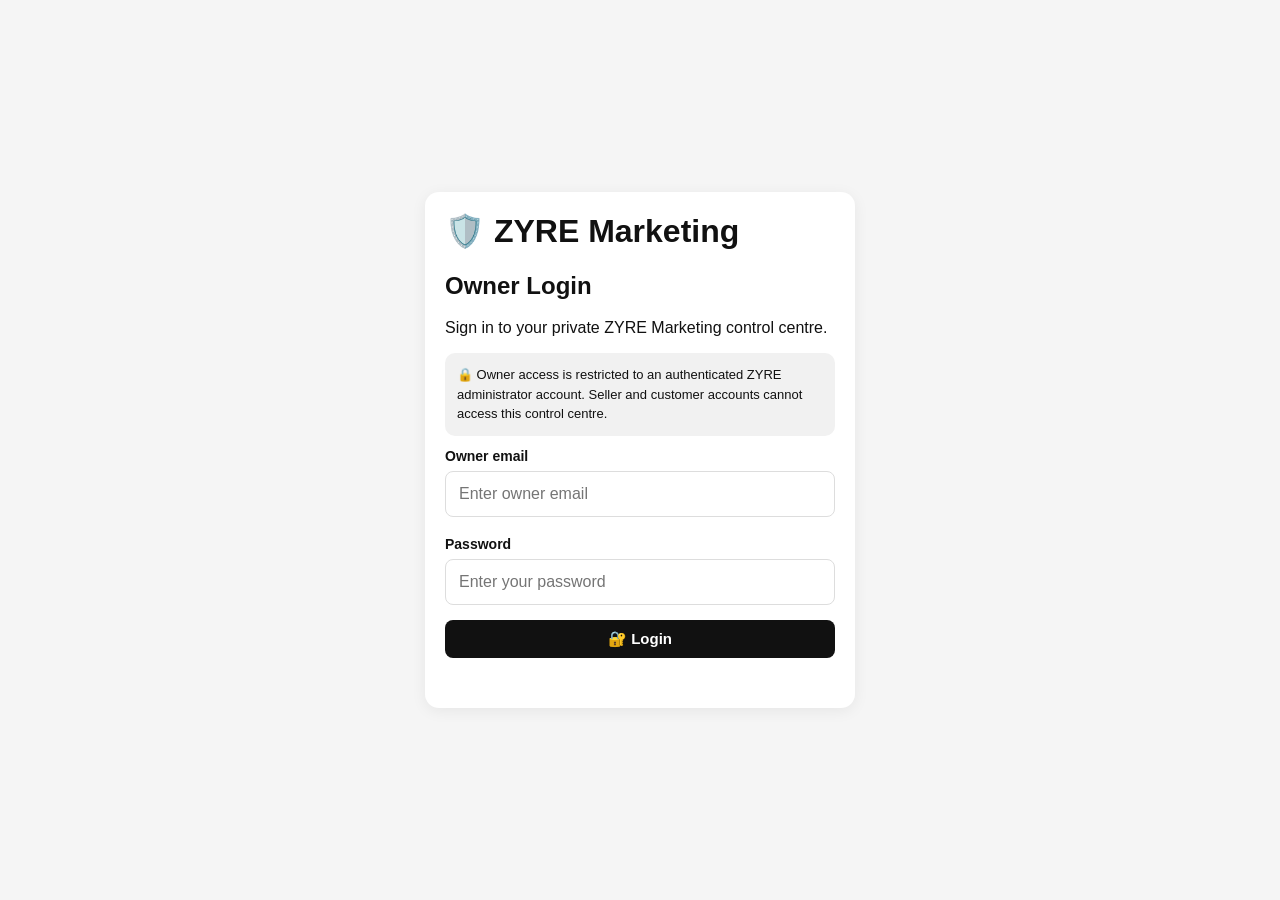
<file: admin.html>
<!DOCTYPE html>
<html lang="en">
<head>
<meta charset="UTF-8">
<meta name="viewport" content="width=device-width,initial-scale=1.0">

<title>ZYRE Marketing | Owner Control Centre</title>

<meta
  name="robots"
  content="noindex,nofollow,noarchive,nosnippet"
/>

<style>
*{box-sizing:border-box}

body{
margin:0;
font-family:Arial,sans-serif;
background:#f5f5f5;
color:#111
}

header{
background:#111;
color:#fff;
padding:18px;
display:flex;
justify-content:space-between;
gap:12px;
flex-wrap:wrap
}

button{
cursor:pointer;
border:0;
border-radius:8px;
padding:10px 14px;
font-weight:700
}

button:disabled{
opacity:.6;
cursor:not-allowed
}

.login-wrap{
min-height:100vh;
display:flex;
align-items:center;
justify-content:center;
padding:20px
}

.login-box,
.card,
.table-box,
.activity{
background:#fff;
border-radius:14px;
padding:20px;
box-shadow:0 3px 15px #00000010
}

.login-box{
width:min(430px,100%)
}

.login-box h1{
margin-top:0
}

.login-box label{
display:block;
font-weight:700;
font-size:14px;
margin-top:12px
}

input{
width:100%;
padding:13px;
margin:7px 0;
border:1px solid #ddd;
border-radius:8px;
font-size:16px;
background:#fff;
color:#111
}

.login-button{
width:100%;
background:#111;
color:#fff;
margin-top:8px;
font-size:15px
}

.hidden{
display:none!important
}

main{
max-width:1400px;
margin:auto;
padding:20px
}

nav{
display:flex;
gap:8px;
flex-wrap:wrap;
margin-bottom:20px
}

nav button{
background:#fff;
border:1px solid #ddd
}

nav .active{
background:#111;
color:#fff
}

.panel{
display:none
}

.panel.active{
display:block
}

.grid{
display:grid;
grid-template-columns:repeat(4,1fr);
gap:14px
}

.card .label{
color:#777;
font-size:13px
}

.card .value{
font-size:25px;
font-weight:800;
margin-top:8px
}

.monitor{
display:grid;
grid-template-columns:repeat(4,1fr);
gap:14px;
margin-top:20px
}

.monitor .card h3{
margin:0 0 7px;
font-size:16px
}

.monitor .card p{
color:#666;
font-size:13px;
line-height:1.4
}

.activity,
.table-box{
margin-top:20px;
overflow:hidden
}

.scroll{
overflow:auto
}

table{
width:100%;
border-collapse:collapse;
min-width:1000px
}

th,
td{
text-align:left;
padding:10px;
border-bottom:1px solid #eee;
vertical-align:middle
}

th{
background:#fafafa
}

.success{
color:#087f23
}

.error{
color:#b00020
}

.neutral{
background:#eee
}

.approve{
background:#e8f7ec;
color:#087f23
}

.reject{
background:#fdeaea;
color:#a00000
}

.view{
background:#111;
color:#fff
}

.money{
font-size:23px;
font-weight:800
}

.msg{
min-height:20px;
margin-top:10px;
line-height:1.4
}

.seller-image{
width:46px;
height:46px;
border-radius:50%;
object-fit:cover;
display:block;
background:#eee;
border:1px solid #ddd
}

.seller-placeholder{
width:46px;
height:46px;
border-radius:50%;
display:flex;
align-items:center;
justify-content:center;
background:#111;
color:#fff;
font-weight:800;
font-size:16px
}

.store-image{
width:60px;
height:60px;
border-radius:10px;
object-fit:cover;
display:block;
background:#eee;
border:1px solid #ddd
}

.store-placeholder{
width:60px;
height:60px;
border-radius:10px;
display:flex;
align-items:center;
justify-content:center;
background:#111;
color:#fff;
font-weight:800;
font-size:22px
}

.modal{
position:fixed;
inset:0;
background:#00000080;
display:flex;
align-items:center;
justify-content:center;
padding:20px;
z-index:9999
}

.modal-box{
background:#fff;
width:min(700px,100%);
max-height:90vh;
overflow:auto;
border-radius:16px;
padding:22px;
box-shadow:0 10px 40px #00000030
}

.modal-header{
display:flex;
justify-content:space-between;
align-items:center;
gap:15px;
margin-bottom:15px
}

.modal-close{
background:#eee;
color:#111;
font-size:18px
}

.seller-profile{
display:flex;
align-items:center;
gap:15px;
padding:15px;
background:#f7f7f7;
border-radius:12px;
margin-bottom:15px
}

.seller-profile .seller-image,
.seller-profile .seller-placeholder{
width:80px;
height:80px
}

.seller-profile .seller-placeholder{
font-size:26px
}

.detail-grid{
display:grid;
grid-template-columns:1fr 1fr;
gap:10px
}

.detail{
background:#f7f7f7;
padding:12px;
border-radius:8px;
overflow-wrap:anywhere
}

.detail strong{
display:block;
font-size:12px;
color:#777;
margin-bottom:5px
}

.private-detail{
border-left:4px solid #111
}

.private-label{
font-size:11px;
font-weight:800;
text-transform:uppercase;
letter-spacing:.5px;
color:#555;
margin-bottom:5px
}

.modal-actions{
display:flex;
gap:10px;
flex-wrap:wrap;
margin-top:18px
}

.store-products{
margin-top:18px;
padding:15px;
background:#f7f7f7;
border-radius:12px
}

.store-product-row{
display:flex;
justify-content:space-between;
gap:10px;
padding:10px 0;
border-bottom:1px solid #ddd
}

.store-product-row:last-child{
border-bottom:0
}

.store-orders{
margin-top:18px;
padding:15px;
background:#f7f7f7;
border-radius:12px
}

.status-badge{
display:inline-block;
padding:5px 9px;
border-radius:20px;
font-size:12px;
font-weight:700
}

.status-active{
background:#e8f7ec;
color:#087f23
}

.status-disabled{
background:#fdeaea;
color:#a00000
}

.status-pending{
background:#eee;
color:#555
}

.status-verified{
background:#e8f7ec;
color:#087f23
}

.status-review{
background:#fff4d6;
color:#7a5500
}

.status-rejected{
background:#fdeaea;
color:#a00000
}

.security-note{
background:#f1f1f1;
border-radius:10px;
padding:12px;
margin-top:12px;
font-size:13px;
line-height:1.5
}

@media(max-width:1100px){
.grid,
.monitor{
grid-template-columns:repeat(2,1fr)
}
}

@media(max-width:700px){
.grid,
.monitor{
grid-template-columns:1fr
}

main{
padding:12px
}

.detail-grid{
grid-template-columns:1fr
}

header{
padding:14px
}

.modal-box{
padding:16px
}

.store-product-row{
flex-direction:column
}
}
</style>
</head>

<body>

<div id="loginBox" class="login-wrap">

<div class="login-box">

<h1>🛡️ ZYRE Marketing</h1>

<h2>Owner Login</h2>

<p>
Sign in to your private ZYRE Marketing control centre.
</p>

<div class="security-note">
🔒 Owner access is restricted to an authenticated ZYRE
administrator account. Seller and customer accounts cannot
access this control centre.
</div>

<form id="loginForm">

<label for="email">
Owner email
</label>

<input
id="email"
type="email"
placeholder="Enter owner email"
autocomplete="username"
autocapitalize="none"
spellcheck="false"
required
>

<label for="password">
Password
</label>

<input
id="password"
type="password"
placeholder="Enter your password"
autocomplete="current-password"
required
>

<button
id="loginButton"
class="login-button"
type="submit"
>
🔐 Login
</button>

</form>

<div id="loginMessage" class="msg"></div>

</div>

</div>


<div id="adminPanel" class="hidden">

<header>

<div>

<h1>🛡️ ZYRE Marketing</h1>

<small>
Owner Control Centre
</small>

</div>

<div>

👑 Owner

<span id="ownerEmail"></span>

<button type="button" onclick="logoutAdmin()">
Logout
</button>

</div>

</header>


<main>

<nav>

<button
type="button"
class="active"
onclick="showSection('overview',this)"
>
📊 Overview
</button>

<button
type="button"
onclick="showSection('sellers',this)"
>
👥 Sellers
</button>

<button
type="button"
onclick="showSection('stores',this)"
>
🏪 Stores
</button>

<button
type="button"
onclick="showSection('products',this)"
>
🛍️ Products
</button>

<button
type="button"
onclick="showSection('orders',this)"
>
📦 Order Monitoring
</button>

<button
type="button"
onclick="showSection('payments',this)"
>
💳 Payments
</button>

</nav>


<section
id="overview"
class="panel active"
>

<h2>Company Overview</h2>

<div class="grid">

<div class="card">
<div class="label">👥 Total Sellers</div>
<div class="value" id="statSellers">0</div>
</div>

<div class="card">
<div class="label">🏪 Active Stores</div>
<div class="value" id="statStores">0</div>
</div>

<div class="card">
<div class="label">🛍️ Total Products</div>
<div class="value" id="statProducts">0</div>
</div>

<div class="card">
<div class="label">📦 Orders Monitored</div>
<div class="value" id="statOrders">0</div>
</div>

<div class="card">
<div class="label">💰 Marketplace Sales</div>
<div class="value" id="statMarketplaceSales">R0.00</div>
</div>

<div class="card">
<div class="label">💳 ZYRE Commission</div>
<div class="value" id="statCommission">R0.00</div>
</div>

<div class="card">
<div class="label">🏪 Rental Revenue</div>
<div class="value" id="statRentalRevenue">R0.00</div>
</div>

<div class="card">
<div class="label">💸 Seller Payouts</div>
<div class="value" id="statSellerPayouts">R0.00</div>
</div>

</div>


<h2>Company Monitoring</h2>

<div class="monitor">

<div class="card">
<h3>👥 Seller System</h3>
<p>Monitor applications, identity verification, approvals and seller records.</p>
</div>

<div class="card">
<h3>🏪 Store System</h3>
<p>Monitor stores, store performance, products and sales.</p>
</div>

<div class="card">
<h3>🛍️ Product System</h3>
<p>Monitor marketplace products.</p>
</div>

<div class="card">
<h3>📦 Order Monitoring</h3>
<p>Monitor orders. Sellers manage customer orders.</p>
</div>

<div class="card">
<h3>💳 Payment Monitoring</h3>
<p>Monitor payments and company commission.</p>
</div>

<div class="card">
<h3>💸 Payout Monitoring</h3>
<p>Monitor seller payout records.</p>
</div>

<div class="card">
<h3>🏪 Rental System</h3>
<p>Monitor seller rental payments.</p>
</div>

<div class="card">
<h3>⚙️ System Activity</h3>
<p>Monitor activity across ZYRE.</p>
</div>

</div>


<div class="activity">

<h2>Live Marketplace Activity</h2>

<div id="recentActivity">
Loading...
</div>

</div>

</section>


<section id="sellers" class="panel">

<h2>Seller System</h2>

<div class="activity">

<b>Owner responsibility:</b>

<p>
Monitor seller applications, identity verification,
seller accounts, stores, products, payments and activity.
</p>

<p>
Sellers manage their own customer orders.
The Owner monitors company data.
</p>

</div>

<div class="table-box">

<div id="sellerMessage"></div>

<div class="scroll">

<table>

<thead>

<tr>
<th>Image</th>
<th>ID</th>
<th>Seller</th>
<th>Store</th>
<th>Email</th>
<th>Category</th>
<th>Identity</th>
<th>Status</th>
<th>Approved</th>
<th>Products</th>
<th>Orders</th>
<th>Created</th>
<th>Action</th>
</tr>

</thead>

<tbody id="sellersTable"></tbody>

</table>

</div>

</div>

</section>


<section id="stores" class="panel">

<h2>🏪 Store System</h2>

<div class="activity">

<b>Owner Store Monitoring</b>

<p>
Monitor every store operating through ZYRE Marketing.
View store information, seller details, products,
orders and store sales.
</p>

</div>

<div class="grid">

<div class="card">
<div class="label">🏪 Total Stores</div>
<div class="value" id="storeTotalCount">0</div>
</div>

<div class="card">
<div class="label">🟢 Active Stores</div>
<div class="value" id="storeActiveCount">0</div>
</div>

<div class="card">
<div class="label">🛍️ Store Products</div>
<div class="value" id="storeProductCount">0</div>
</div>

<div class="card">
<div class="label">💰 Store Sales</div>
<div class="value" id="storeSalesTotal">R0.00</div>
</div>

</div>

<div class="table-box">

<div class="scroll">

<table>

<thead>

<tr>
<th>Store Image</th>
<th>Store Name</th>
<th>Seller</th>
<th>Email</th>
<th>Phone</th>
<th>Category</th>
<th>Products</th>
<th>Orders</th>
<th>Store Sales</th>
<th>Status</th>
<th>Created</th>
<th>Action</th>
</tr>

</thead>

<tbody id="storesTable"></tbody>

</table>

</div>

</div>

</section>


<section id="products" class="panel">

<h2>Product Monitoring</h2>

<div class="table-box">

<div class="scroll">

<table>

<thead>

<tr>
<th>ID</th>
<th>Product</th>
<th>Seller</th>
<th>Price</th>
<th>Stock</th>
<th>Category</th>
<th>Active</th>
</tr>

</thead>

<tbody id="productsTable"></tbody>

</table>

</div>

</div>

</section>


<section id="orders" class="panel">

<h2>Order Monitoring</h2>

<div class="activity">

<b>Owner role:</b>

<p>
Monitor company order data.
</p>

<p>
Sellers manage customer orders.
</p>

</div>

<div class="table-box">

<div class="scroll">

<table>

<thead>

<tr>
<th>Order ID</th>
<th>Customer</th>
<th>Total</th>
<th>Status</th>
<th>Delivery</th>
<th>Created</th>
</tr>

</thead>

<tbody id="ordersTable"></tbody>

</table>

</div>

</div>

</section>


<section id="payments" class="panel">

<h2>Payment Monitoring</h2>

<div class="grid">

<div class="card">
<div class="label">Marketplace Sales</div>
<div class="money" id="paymentSales">R0.00</div>
</div>

<div class="card">
<div class="label">ZYRE Commission</div>
<div class="money" id="paymentCommission">R0.00</div>
</div>

<div class="card">
<div class="label">Seller Amount</div>
<div class="money" id="paymentSellerTotal">R0.00</div>
</div>

</div>


<div class="table-box">

<h3>Marketplace Payments</h3>

<div class="scroll">

<table>

<thead>

<tr>
<th>ID</th>
<th>Seller</th>
<th>Amount</th>
<th>Status</th>
<th>Commission</th>
<th>Created</th>
</tr>

</thead>

<tbody id="paymentsTable"></tbody>

</table>

</div>

</div>


<div class="table-box">

<h3>Seller Payouts</h3>

<div class="scroll">

<table>

<thead>

<tr>
<th>ID</th>
<th>Seller</th>
<th>Amount</th>
<th>Status</th>
<th>Created</th>
<th>Action</th>
</tr>

</thead>

<tbody id="payoutsTable"></tbody>

</table>

</div>

</div>


<div class="table-box">

<h3>Rental Payments</h3>

<div class="scroll">

<table>

<thead>

<tr>
<th>ID</th>
<th>Seller</th>
<th>Amount</th>
<th>Status</th>
<th>Created</th>
</tr>

</thead>

<tbody id="rentalTable"></tbody>

</table>

</div>

</div>

</section>

</main>

</div>


<div id="sellerModal"
class="modal hidden"
onclick="closeSellerModal(event)">

<div class="modal-box"
onclick="event.stopPropagation()">

<div class="modal-header">

<h2>Seller Details</h2>

<button
type="button"
class="modal-close"
onclick="closeSellerModal()"
>
✕
</button>

</div>

<div id="sellerDetails">
Loading...
</div>

</div>

</div>


<div id="storeModal"
class="modal hidden"
onclick="closeStoreModal(event)">

<div class="modal-box"
onclick="event.stopPropagation()">

<div class="modal-header">

<h2>🏪 Store Details</h2>

<button
type="button"
class="modal-close"
onclick="closeStoreModal()"
>
✕
</button>

</div>

<div id="storeDetails">
Loading...
</div>

</div>

</div>


<script>

"use strict";


const SUPABASE_URL =
"https://gaccizzlwswwynattgda.supabase.co";

const SUPABASE_KEY =
"sb_publishable_902JguVx0M5DNLWVx8trpA_LUlUMDG0";


let accessToken = null;
let adminUserId = null;
let adminEmail = null;

let sellerMap = {};
let verificationMap = {};

let sellersData = [];
let productsData = [];
let ordersData = [];
let orderItemsData = [];
let paymentsData = [];


function headers(){

return {

"apikey":SUPABASE_KEY,

"Authorization":
"Bearer "+accessToken,

"Content-Type":
"application/json"

};

}


function money(v){

return "R"+Number(v||0).toFixed(2);

}


function esc(v){

return String(v??"")
.replace(/&/g,"&amp;")
.replace(/</g,"&lt;")
.replace(/>/g,"&gt;")
.replace(/"/g,"&quot;");

}


function dateText(v){

if(!v)return "-";

const d=new Date(v);

return Number.isNaN(d.getTime())
?esc(v)
:d.toLocaleString();

}


function verificationStatusLabel(status){

const value=
String(status||"pending")
.trim()
.toLowerCase();


if(
value==="verified" ||
value==="approved"
){

return `
<span class="status-badge status-verified">
Verified
</span>
`;

}


if(
value==="rejected" ||
value==="failed"
){

return `
<span class="status-badge status-rejected">
Rejected
</span>
`;

}


if(
value==="review" ||
value==="under_review"
){

return `
<span class="status-badge status-review">
Under Review
</span>
`;

}


return `
<span class="status-badge status-pending">
Pending
</span>
`;

}


async function api(path,opt={}){

if(!accessToken){

throw new Error(
"Your owner session is not active."
);

}

const r=await fetch(
SUPABASE_URL+path,
{
...opt,

headers:{
...headers(),
...(opt.headers||{})
}

}
);

const t=await r.text();

let d=null;

try{

d=t?JSON.parse(t):null;

}catch(e){

d=t;

}

if(!r.ok){

throw new Error(

(d&&d.message) ||

(d&&d.error_description) ||

(typeof d==="string"
?d
:JSON.stringify(d))

);

}

return d;

}


async function verifyOwnerProfile(userId,token){

const profileUrl =
SUPABASE_URL +
"/rest/v1/profiles?select=id,role&id=eq." +
encodeURIComponent(userId) +
"&limit=1";


const response =
await fetch(
profileUrl,
{
method:"GET",

headers:{
"apikey":SUPABASE_KEY,

"Authorization":
"Bearer "+token,

"Content-Type":
"application/json"
}
}
);


const text =
await response.text();

let data=null;


try{

data=
text
?JSON.parse(text)
:null;

}catch(e){

data=null;

}


if(!response.ok){

throw new Error(

(data&&data.message) ||

(data&&data.error) ||

(data&&data.error_description) ||

"Could not verify your owner profile."

);

}


if(
!Array.isArray(data) ||
data.length===0
){

throw new Error(
"Owner profile was not found."
);

}


const profile=data[0];

const role=
String(
profile.role || ""
)
.trim()
.toLowerCase();


if(role!=="admin"){

throw new Error(
"This account is not authorised as a ZYRE owner."
);

}


return profile;

}


async function verifyCurrentOwner(){

if(
!accessToken ||
!adminUserId
){

throw new Error(
"Owner session is not active."
);

}


await verifyOwnerProfile(
adminUserId,
accessToken
);


return true;

}


async function loginAdmin(event){

if(event){

event.preventDefault();

}

const emailElement=
document.getElementById("email");

const passwordElement=
document.getElementById("password");

const msg=
document.getElementById("loginMessage");

const button=
document.getElementById("loginButton");


const email=
emailElement.value.trim();

const password=
passwordElement.value;


msg.className="msg";
msg.textContent="";


if(!email){

msg.textContent=
"Please enter your owner email.";

msg.classList.add("error");

emailElement.focus();

return;

}


if(!password){

msg.textContent=
"Please enter your password.";

msg.classList.add("error");

passwordElement.focus();

return;

}


button.disabled=true;

button.textContent=
"🔄 Signing in...";


try{

const response=
await fetch(

SUPABASE_URL+
"/auth/v1/token?grant_type=password",

{

method:"POST",

headers:{

"apikey":
SUPABASE_KEY,

"Content-Type":
"application/json",

"Accept":
"application/json"

},

body:JSON.stringify({

email:email,

password:password

})

}

);


const responseText=
await response.text();

let data=null;


try{

data=
responseText
?JSON.parse(responseText)
:null;

}catch(e){

data=null;

}


if(!response.ok){

throw new Error(

(data&&data.error_description) ||

(data&&data.msg) ||

(data&&data.message) ||

"Login failed. Please check your email and password."

);

}


if(!data){

throw new Error(
"Supabase returned an empty login response."
);

}


if(!data.access_token){

throw new Error(
"Supabase did not return an access token."
);

}


if(
!data.user ||
!data.user.id
){

throw new Error(
"Supabase did not return the owner account ID."
);

}


accessToken=
data.access_token;

adminUserId=
data.user.id;

adminEmail=
data.user.email ||
email;


await verifyOwnerProfile(
adminUserId,
accessToken
);


document
.getElementById("loginBox")
.classList.add("hidden");

document
.getElementById("adminPanel")
.classList.remove("hidden");

document
.getElementById("ownerEmail")
.textContent=
adminEmail;


msg.textContent="";


try{

await loadDashboard();

}catch(dashboardError){

console.error(
"Dashboard loading error:",
dashboardError
);

alert(
"Login successful.\n\n"+
"Some dashboard information could not be loaded:\n\n"+
dashboardError.message
);

}

}
catch(error){

console.error(
"OWNER LOGIN ERROR:",
error
);

accessToken=null;

adminUserId=null;

adminEmail=null;

document
.getElementById("adminPanel")
.classList.add("hidden");

document
.getElementById("loginBox")
.classList.remove("hidden");

msg.textContent=
error.message ||
"Login failed.";

msg.classList.add("error");

}
finally{

button.disabled=false;

button.textContent=
"🔐 Login";

}

}


function logoutAdmin(){

accessToken=null;

adminUserId=null;

adminEmail=null;

sellerMap={};
verificationMap={};

sellersData=[];
productsData=[];
ordersData=[];
orderItemsData=[];
paymentsData=[];

document
.getElementById("email")
.value="";

document
.getElementById("password")
.value="";

document
.getElementById("ownerEmail")
.textContent="";

document
.getElementById("adminPanel")
.classList.add("hidden");

document
.getElementById("loginBox")
.classList.remove("hidden");

document
.getElementById("loginMessage")
.textContent="";

document
.getElementById("sellerModal")
.classList.add("hidden");

document
.getElementById("storeModal")
.classList.add("hidden");

document
.getElementById("email")
.focus();

}


function showSection(id,btn){

document
.querySelectorAll(".panel")
.forEach(x=>
x.classList.remove("active")
);

document
.querySelectorAll("nav button")
.forEach(x=>
x.classList.remove("active")
);

document
.getElementById(id)
.classList.add("active");

if(btn){

btn.classList.add("active");

}

}


async function loadDashboard(){

await verifyCurrentOwner();

await loadSellers();

await loadSellerMap();

await loadVerifications();

await Promise.all([

loadProducts(),
loadOrders(),
loadOrderItems(),
loadRentalPayments(),
loadSellerPayments(),
loadPayouts()

]);

await loadStores();

loadRecentActivity();

}


async function loadSellerMap(){

try{

const s=await api(
"/rest/v1/sellers?select=id,store_name"
);

sellerMap={};

(s||[]).forEach(x=>{

sellerMap[String(x.id)] =
x.store_name ||
"Seller #"+x.id;

});

}catch(e){

console.error(
"Seller map error:",
e
);

}

}


async function loadVerifications(){

try{

const rows=await api(
"/rest/v1/seller_verification?select=*"
);

verificationMap={};

(rows||[]).forEach(row=>{

verificationMap[
String(row.seller_id)
]=row;

});

}catch(e){

verificationMap={};

console.error(
"Verification loading error:",
e
);

}

}


function sellerName(id){

return sellerMap[String(id)] ||
("Seller #"+(id??"-"));

}


function sellerImage(x){

if(x.store_image_url){

return `

<img
class="seller-image"
src="${esc(x.store_image_url)}"
alt="Store image"
onerror="
this.style.display='none';
this.nextElementSibling.style.display='flex';
"
>

<div
class="seller-placeholder"
style="display:none"
>
${esc(
String(
x.store_name||"S"
).charAt(0).toUpperCase()
)}
</div>

`;

}

return `

<div class="seller-placeholder">

${esc(
String(
x.store_name||"S"
).charAt(0).toUpperCase()
)}

</div>

`;

}


function storeImage(x){

if(x.store_image_url){

return `

<img
class="store-image"
src="${esc(x.store_image_url)}"
alt="${esc(x.store_name||"Store")}"
onerror="
this.style.display='none';
this.nextElementSibling.style.display='flex';
"
>

<div
class="store-placeholder"
style="display:none"
>
${esc(
String(
x.store_name||"S"
).charAt(0).toUpperCase()
)}
</div>

`;

}

return `

<div class="store-placeholder">

${esc(
String(
x.store_name||"S"
).charAt(0).toUpperCase()
)}

</div>

`;

}


function sellerStatusLabel(seller){

const status=
String(seller.status||"")
.toLowerCase();


if(
seller.approved===true &&
status==="seller_approved"
){

return `
<span class="success">
<strong>Approved</strong>
</span>
`;

}


if(
seller.approved===false &&
status==="seller_disabled"
){

return `
<span class="error">
<strong>Disabled</strong>
</span>
`;

}


if(
seller.approved===true
){

return `
<span class="success">
<strong>Approved</strong>
</span>
`;

}


return `
<span>Pending</span>
`;

}


function storeStatusLabel(store){

const status=
String(store.status||"")
.toLowerCase();


if(
store.approved===true &&
status!=="seller_disabled"
){

return `
<span class="status-badge status-active">
Active
</span>
`;

}


if(
store.approved===false &&
status==="seller_disabled"
){

return `
<span class="status-badge status-disabled">
Disabled
</span>
`;

}


return `
<span class="status-badge status-pending">
Pending
</span>
`;

}


async function loadSellers(){

const tb=
document.getElementById("sellersTable");

tb.innerHTML=
'<tr><td colspan="13">Loading sellers...</td></tr>';


try{

const s=await api(
"/rest/v1/sellers?select=*&order=id.desc"
);

sellersData=s||[];

sellerMap={};


sellersData.forEach(x=>{

sellerMap[String(x.id)] =
x.store_name ||
"Seller #"+x.id;

});


document
.getElementById("statSellers")
.textContent=
sellersData.length;


document
.getElementById("statStores")
.textContent=
sellersData.filter(
x=>
x.approved===true &&
String(x.status||"")
.toLowerCase()!=="seller_disabled"
).length;


let productCounts={};


try{

const p=await api(
"/rest/v1/products?select=id,seller_id"
);

productsData=p||[];


productsData.forEach(x=>{

const id=String(x.seller_id);

productCounts[id]=
(productCounts[id]||0)+1;

});

}catch(e){

console.error(
"Product count error:",
e
);

}


let orderCounts={};


try{

const o=await api(
"/rest/v1/orders?select=id"
);

ordersData=o||[];

}catch(e){

console.error(
"Order count error:",
e
);

}


const sellerOrderCounts={};


if(ordersData.length){

try{

const items=await api(
"/rest/v1/order_items?select=order_id,product_id,quantity"
);


if(
productsData.length &&
items.length
){

const productSeller={};


productsData.forEach(p=>{

productSeller[
String(p.id)
]=String(p.seller_id);

});


const sellerOrderSets={};


items.forEach(item=>{

const productId=
item.product_id ??
item.Product_id;

const orderId=
item.order_id ??
item.Order_id;

const sellerId=
productSeller[
String(productId)
];


if(
sellerId &&
orderId!=null
){

if(!sellerOrderSets[sellerId]){

sellerOrderSets[sellerId]=
new Set();

}

sellerOrderSets[sellerId].add(
String(orderId)
);

}

});


Object.keys(
sellerOrderSets
)
.forEach(sellerId=>{

sellerOrderCounts[sellerId]=
sellerOrderSets[sellerId].size;

});

}

}catch(e){

console.error(
"Seller order count error:",
e
);

}

}


if(!sellersData.length){

tb.innerHTML=
'<tr><td colspan="13">No sellers found.</td></tr>';

return;

}


tb.innerHTML=
sellersData.map(x=>{

const ok=
x.approved===true &&
String(x.status||"")
.toLowerCase()==="seller_approved";


const disabled=
x.approved===false &&
String(x.status||"")
.toLowerCase()==="seller_disabled";


const productCount=
productCounts[String(x.id)]||0;


const orderCount=
sellerOrderCounts[String(x.id)]||0;


const verification=
verificationMap[String(x.id)];


const verificationState=
verification
?
String(
verification.id_verification_status||"pending"
)
.toLowerCase()
:
"pending";


return `

<tr>

<td>${sellerImage(x)}</td>

<td>${esc(x.id)}</td>

<td>
<strong>
${esc(
x.full_name ||
x.name ||
"-"
)}
</strong>
</td>

<td>${esc(x.store_name||"-")}</td>

<td>${esc(x.email||"-")}</td>

<td>${esc(x.category||"-")}</td>

<td>
${verificationStatusLabel(
verificationState
)}
</td>

<td>${sellerStatusLabel(x)}</td>

<td>
${
ok
?
'<span class="success">Yes</span>'
:
'<span class="error">No</span>'
}
</td>

<td>${productCount}</td>

<td>${orderCount}</td>

<td>${dateText(x.created_at)}</td>

<td>

<button
type="button"
class="view"
onclick="viewSeller(${Number(x.id)})"
>
View
</button>

${
ok
?
`
<button
type="button"
class="reject"
onclick="rejectSeller(${Number(x.id)})"
>
Disable
</button>
`
:
disabled
?
`
<button
type="button"
class="approve"
onclick="approveSeller(${Number(x.id)})"
>
Re-approve
</button>
`
:
`
<button
type="button"
class="approve"
onclick="approveSeller(${Number(x.id)})"
>
Approve
</button>
`
}

</td>

</tr>

`;

}).join("");


}catch(e){

tb.innerHTML=
'<tr><td colspan="13">Could not load sellers.</td></tr>';

console.error(e);

}

}


async function loadStores(){

const tb=
document.getElementById("storesTable");

tb.innerHTML=
'<tr><td colspan="12">Loading stores...</td></tr>';


try{

const stores=sellersData||[];

const productCounts={};


(productsData||[])
.forEach(p=>{

const sellerId=String(p.seller_id);

productCounts[sellerId]=
(productCounts[sellerId]||0)+1;

});


const orderSets={};
const productSeller={};


(productsData||[])
.forEach(p=>{

productSeller[
String(p.id)
]=String(p.seller_id);

});


(orderItemsData||[])
.forEach(item=>{

const productId=
item.product_id ??
item.Product_id;

const orderId=
item.order_id ??
item.Order_id;

const sellerId=
productSeller[String(productId)];


if(
sellerId &&
orderId!=null
){

if(!orderSets[sellerId]){

orderSets[sellerId]=new Set();

}

orderSets[sellerId].add(
String(orderId)
);

}

});


const storeSales={};


(paymentsData||[])
.forEach(payment=>{

const status=
String(payment.status||"")
.toLowerCase();


if([
"paid",
"completed",
"successful",
"success"
].includes(status)){

const sellerId=
payment.seller_id ??
payment.Seller_id;


if(sellerId!=null){

const amount=
Number(
payment.amount ??
payment.total ??
0
);


storeSales[String(sellerId)]=
(storeSales[String(sellerId)]||0)+amount;

}

}

});


const activeStores=
stores.filter(x=>
x.approved===true &&
String(x.status||"")
.toLowerCase()!=="seller_disabled"
).length;


let totalStoreSales=0;


Object.values(storeSales)
.forEach(v=>{
totalStoreSales+=Number(v||0);
});


document
.getElementById("storeTotalCount")
.textContent=stores.length;


document
.getElementById("storeActiveCount")
.textContent=activeStores;


document
.getElementById("storeProductCount")
.textContent=productsData.length;


document
.getElementById("storeSalesTotal")
.textContent=money(totalStoreSales);


if(!stores.length){

tb.innerHTML=
'<tr><td colspan="12">No stores found.</td></tr>';

return;

}


tb.innerHTML=
stores.map(store=>{

const id=String(store.id);

const productCount=
productCounts[id]||0;

const orderCount=
orderSets[id]
?orderSets[id].size
:0;

const sales=
storeSales[id]||0;


return `

<tr>

<td>${storeImage(store)}</td>

<td>
<strong>
${esc(
store.store_name ||
"Unnamed Store"
)}
</strong>
</td>

<td>
${esc(
store.full_name ||
store.name ||
"-"
)}
</td>

<td>${esc(store.email||"-")}</td>

<td>${esc(store.phone||"-")}</td>

<td>${esc(store.category||"-")}</td>

<td><strong>${productCount}</strong></td>

<td><strong>${orderCount}</strong></td>

<td><strong>${money(sales)}</strong></td>

<td>${storeStatusLabel(store)}</td>

<td>${dateText(store.created_at)}</td>

<td>

<button
type="button"
class="view"
onclick="viewStore(${Number(store.id)})"
>
View Store
</button>

</td>

</tr>

`;

}).join("");


}catch(e){

tb.innerHTML=
'<tr><td colspan="12">Could not load stores.</td></tr>';

console.error(
"Store system error:",
e
);

}

}


async function loadOrderItems(){

try{

orderItemsData=
await api(
"/rest/v1/order_items?select=*"
)||[];

}catch(e){

orderItemsData=[];

console.error(
"Order items error:",
e
);

}

}


function viewStore(id){

const store=
sellersData.find(
x=>Number(x.id)===Number(id)
);


if(!store){

alert(
"Store information could not be found."
);

return;

}


const storeId=String(store.id);


const storeProducts=
(productsData||[])
.filter(
p=>String(p.seller_id)===storeId
);


const productIds=new Set(
storeProducts.map(p=>String(p.id))
);


const storeOrderIds=new Set();


(orderItemsData||[])
.forEach(item=>{

const productId=
item.product_id ??
item.Product_id;

const orderId=
item.order_id ??
item.Order_id;


if(productIds.has(String(productId))){

storeOrderIds.add(String(orderId));

}

});


let storeSales=0;


(paymentsData||[])
.forEach(payment=>{

const paymentSeller=
payment.seller_id ??
payment.Seller_id;

const status=
String(payment.status||"")
.toLowerCase();


if(
String(paymentSeller)===storeId &&
[
"paid",
"completed",
"successful",
"success"
].includes(status)
){

storeSales+=Number(
payment.amount ??
payment.total ??
0
);

}

});


const active=
store.approved===true &&
String(store.status||"")
.toLowerCase()!=="seller_disabled";


const verification=
verificationMap[storeId];


const details=
document.getElementById("storeDetails");


details.innerHTML=`

<div class="seller-profile">

${storeImage(store)}

<div>

<h2 style="margin:0 0 5px">
${esc(
store.store_name ||
"Unnamed Store"
)}
</h2>

<div>
${esc(
store.full_name ||
store.name ||
"Seller"
)}
</div>

</div>

</div>


<div class="detail-grid">

<div class="detail">
<strong>Store ID</strong>
${esc(store.id)}
</div>

<div class="detail">
<strong>Status</strong>
${storeStatusLabel(store)}
</div>

<div class="detail">
<strong>Store Name</strong>
${esc(store.store_name||"-")}
</div>

<div class="detail">
<strong>Seller</strong>
${esc(
store.full_name ||
store.name ||
"-"
)}
</div>

<div class="detail">
<strong>Email</strong>
${esc(store.email||"-")}
</div>

<div class="detail">
<strong>Phone</strong>
${esc(store.phone||"-")}
</div>

<div class="detail">
<strong>Category</strong>
${esc(store.category||"-")}
</div>

<div class="detail">
<strong>Identity Verification</strong>
${
verificationStatusLabel(
verification
?
verification.id_verification_status
:
"pending"
)
}
</div>

<div class="detail">
<strong>Products</strong>
${storeProducts.length}
</div>

<div class="detail">
<strong>Orders</strong>
${storeOrderIds.size}
</div>

<div class="detail">
<strong>Store Sales</strong>
${money(storeSales)}
</div>

<div class="detail">
<strong>Created Date</strong>
${dateText(store.created_at)}
</div>

<div class="detail">
<strong>Approval</strong>
${
store.approved===true
?
'<span class="success">Approved</span>'
:
'<span class="error">Not Approved</span>'
}
</div>

<div class="detail">
<strong>Store Description</strong>
${esc(store.description||"-")}
</div>

<div class="detail">
<strong>Business Address</strong>
${esc(store.business_address||"-")}
</div>

<div class="detail">
<strong>Store Image</strong>
${
store.store_image_url
?
'<span class="success">Uploaded</span>'
:
'Not uploaded'
}
</div>

</div>


${
verification
?
`
<div class="security-note">
🔒 <strong>Private identity record</strong><br>
Identity verification status:
${verificationStatusLabel(
verification.id_verification_status
)}
<br>
Reviewed:
${dateText(verification.reviewed_at)}
</div>
`
:
`
<div class="security-note">
🔒 No identity verification record was found for this seller.
</div>
`
}


<div class="store-products">

<h3>🛍️ Store Products</h3>

${
storeProducts.length
?
storeProducts.map(p=>`

<div class="store-product-row">

<div>

<strong>
${esc(
p.name ||
"Unnamed Product"
)}
</strong>

<br>

<small>
${esc(p.category||"-")}
</small>

</div>

<div>

<strong>
${money(p.price)}
</strong>

<br>

<small>
Stock: ${esc(p.stock??"-")}
</small>

</div>

</div>

`).join("")
:
"<p>No products found for this store.</p>"
}

</div>


<div class="store-orders">

<h3>📦 Store Orders</h3>

<p>

<strong>
${storeOrderIds.size}
</strong>

unique customer order(s) containing
products from this store.

</p>

</div>


<div class="modal-actions">

${
active
?
`
<button
type="button"
class="reject"
onclick="
closeStoreModal();
rejectSeller(${Number(store.id)})
"
>
Disable Store
</button>
`
:
`
<button
type="button"
class="approve"
onclick="
closeStoreModal();
approveSeller(${Number(store.id)})
"
>
Re-activate Store
</button>
`
}

</div>

`;


document
.getElementById("storeModal")
.classList.remove("hidden");

}


function closeStoreModal(event){

if(
event &&
event.target !==
document.getElementById("storeModal")
){

return;

}

document
.getElementById("storeModal")
.classList.add("hidden");

}


async function approveSeller(id){

if(!confirm(
"Approve this seller?\n\n"+
"Only approve after the required identity review has been completed."
))
return;


try{

await verifyCurrentOwner();


const verification=
verificationMap[String(id)];


const verificationState=
verification
?
String(
verification.id_verification_status||"pending"
)
.toLowerCase()
.trim()
:
"pending";


if(
verificationState!=="verified" &&
verificationState!=="approved"
){

alert(
"Seller cannot be approved yet.\n\n"+
"Identity verification must be completed first."
);

return;

}


await api(
"/rest/v1/sellers?id=eq."+
encodeURIComponent(id),
{
method:"PATCH",
headers:{
"Prefer":"return=minimal"
},
body:JSON.stringify({
approved:true,
status:"seller_approved"
})
}
);


alert(
"Seller approved successfully."
);


await loadSellers();
await loadStores();


}catch(e){

alert(
"Could not approve seller:\n\n"+
e.message
);

}

}


async function rejectSeller(id){

if(
!confirm(
"Disable approval for this seller?"
)
)
return;


try{

await verifyCurrentOwner();


await api(
"/rest/v1/sellers?id=eq."+
encodeURIComponent(id),
{
method:"PATCH",
headers:{
"Prefer":"return=minimal"
},
body:JSON.stringify({
approved:false,
status:"seller_disabled"
})
}
);


alert(
"Seller has been disabled."
);


await loadSellers();
await loadStores();


}catch(e){

alert(
"Could not update seller:\n\n"+
e.message
);

}

}


function viewSeller(id){

const seller=
sellersData.find(
x=>Number(x.id)===Number(id)
);


if(!seller){

alert(
"Seller information could not be found."
);

return;

}


const verification=
verificationMap[String(seller.id)];


const ok=
seller.approved===true &&
String(seller.status||"")
.toLowerCase()==="seller_approved";


const disabled=
seller.approved===false &&
String(seller.status||"")
.toLowerCase()==="seller_disabled";


const productCount=
productsData.filter(
x=>
String(x.seller_id)===
String(seller.id)
).length;


const sellerProductIds=
productsData
.filter(
x=>
String(x.seller_id)===
String(seller.id)
)
.map(
x=>String(x.id)
);


const sellerProductSet=
new Set(sellerProductIds);


const sellerOrders=new Set();


(orderItemsData||[])
.forEach(item=>{

const productId=
item.product_id ??
item.Product_id;

const orderId=
item.order_id ??
item.Order_id;


if(
sellerProductSet.has(
String(productId)
)
){

sellerOrders.add(
String(orderId)
);

}

});


const details=
document.getElementById(
"sellerDetails"
);


details.innerHTML=`

<div class="seller-profile">

${sellerImage(seller)}

<div>

<h2 style="margin:0 0 5px">

${esc(
seller.store_name ||
"Unnamed Store"
)}

</h2>

<div>

${esc(
seller.full_name ||
seller.name ||
"Seller"
)}

</div>

</div>

</div>


<div class="detail-grid">

<div class="detail">
<strong>Seller ID</strong>
${esc(seller.id)}
</div>

<div class="detail">
<strong>Approval</strong>

${
ok
?
'<span class="success">Approved</span>'
:
disabled
?
'<span class="error">Disabled</span>'
:
'<span>Pending</span>'
}

</div>

<div class="detail">
<strong>Full Name</strong>
${esc(
seller.full_name ||
seller.name ||
"-"
)}
</div>

<div class="detail">
<strong>Email</strong>
${esc(seller.email||"-")}
</div>

<div class="detail">
<strong>Phone</strong>
${esc(seller.phone||"-")}
</div>

<div class="detail">
<strong>Category</strong>
${esc(seller.category||"-")}
</div>

<div class="detail">
<strong>Store Name</strong>
${esc(seller.store_name||"-")}
</div>

<div class="detail">
<strong>Seller Status</strong>
${sellerStatusLabel(seller)}
</div>

<div class="detail">
<strong>Identity Verification</strong>
${
verificationStatusLabel(
verification
?
verification.id_verification_status
:
"pending"
)
}
</div>

<div class="detail">
<strong>Products</strong>
${productCount}
</div>

<div class="detail">
<strong>Orders</strong>
${sellerOrders.size}
</div>

<div class="detail">
<strong>Store Created</strong>
${dateText(seller.created_at)}
</div>

<div class="detail">
<strong>Business Address</strong>
${esc(seller.business_address||"-")}
</div>

<div class="detail">
<strong>Store Description</strong>
${esc(seller.description||"-")}
</div>

<div class="detail">
<strong>Store Image</strong>
${
seller.store_image_url
?
'<span class="success">Uploaded</span>'
:
'Not uploaded'
}
</div>

</div>


${
verification
?
`

<div class="security-note">

🔒 <strong>PRIVATE IDENTITY VERIFICATION</strong>

<p>
This information is retrieved from the protected
seller verification record and is visible only
inside the authenticated Owner Control Centre.
</p>

<div class="detail-grid">

<div class="detail private-detail">
<div class="private-label">
Private identity
</div>
<strong>Legal Name</strong>
${esc(
verification.legal_name ||
"-"
)}
</div>

<div class="detail private-detail">
<div class="private-label">
Private identity
</div>
<strong>SA ID Number</strong>
${esc(
verification.id_number ||
"-"
)}
</div>

<div class="detail private-detail">
<div class="private-label">
Private identity
</div>
<strong>Residential Address</strong>
${esc(
verification.residential_address ||
"-"
)}
</div>

<div class="detail">
<strong>Verification Status</strong>
${verificationStatusLabel(
verification.id_verification_status
)}
</div>

<div class="detail">
<strong>Verification Provider</strong>
${esc(
verification.verification_provider ||
"Not connected"
)}
</div>

<div class="detail">
<strong>Verification Reference</strong>
${esc(
verification.verification_reference ||
"-"
)}
</div>

<div class="detail">
<strong>Reviewed At</strong>
${dateText(
verification.reviewed_at
)}
</div>

<div class="detail">
<strong>Rejection Reason</strong>
${esc(
verification.rejection_reason ||
"-"
)}
</div>

</div>

</div>

`
:
`

<div class="security-note">

🔒 <strong>Identity record unavailable</strong>

<p>
No seller verification record was found for this seller.
Do not approve the seller until the required identity
verification process has been completed.

</p>

</div>

`
}


<div class="modal-actions">

${
ok
?
`
<button
type="button"
class="reject"
onclick="
closeSellerModal();
rejectSeller(${Number(seller.id)})
"
>
Disable Seller
</button>
`
:
`
<button
type="button"
class="approve"
onclick="
closeSellerModal();
approveSeller(${Number(seller.id)})
"
>
Approve Seller
</button>
`
}

</div>

`;


document
.getElementById("sellerModal")
.classList.remove("hidden");

}


function closeSellerModal(event){

if(
event &&
event.target !==
document.getElementById("sellerModal")
){

return;

}

document
.getElementById("sellerModal")
.classList.add("hidden");

}


async function loadProducts(){

const tb=
document.getElementById("productsTable");

tb.innerHTML=
'<tr><td colspan="7">Loading...</td></tr>';


try{

const p=await api(
"/rest/v1/products?select=*&order=id.desc"
);

productsData=p||[];


document
.getElementById("statProducts")
.textContent=
productsData.length;


tb.innerHTML=
productsData.length
?
productsData.map(x=>`

<tr>

<td>${esc(x.id)}</td>

<td>${esc(x.name||"-")}</td>

<td>${esc(sellerName(x.seller_id))}</td>

<td>${money(x.price)}</td>

<td>${esc(x.stock??"-")}</td>

<td>${esc(x.category||"-")}</td>

<td>
${x.active===false?"No":"Yes"}
</td>

</tr>

`).join("")
:
'<tr><td colspan="7">No products found.</td></tr>';


}catch(e){

tb.innerHTML=
'<tr><td colspan="7">Could not load products.</td></tr>';

console.error(e);

}

}


async function loadOrders(){

const tb=
document.getElementById("ordersTable");

tb.innerHTML=
'<tr><td colspan="6">Loading...</td></tr>';


try{

const o=await api(
"/rest/v1/orders?select=*&order=id.desc"
);

ordersData=o||[];


document
.getElementById("statOrders")
.textContent=
ordersData.length;


tb.innerHTML=
ordersData.length
?
ordersData.map(x=>`

<tr>

<td>${esc(x.id)}</td>

<td>${esc(
x.customer_id ??
x.Customer_id ??
"-"
)}</td>

<td>${money(
x.total ??
x.Total
)}</td>

<td>${esc(
x.status ??
x.Status ??
"-"
)}</td>

<td>${esc(
x.delivery_address ??
x.Delivery_address ??
"-"
)}</td>

<td>${dateText(x.created_at)}</td>

</tr>

`).join("")
:
'<tr><td colspan="6">No orders found.</td></tr>';


}catch(e){

tb.innerHTML=
'<tr><td colspan="6">Could not load orders.</td></tr>';

console.error(e);

}

}


async function loadRentalPayments(){

const tb=
document.getElementById("rentalTable");

tb.innerHTML=
'<tr><td colspan="5">Loading...</td></tr>';


try{

const p=await api(
"/rest/v1/rental_payments?select=*&order=id.desc"
);

let total=0;


(p||[]).forEach(x=>{

const s=
String(x.status||"")
.toLowerCase();


if([
"paid",
"completed",
"successful",
"success"
].includes(s)){

total+=Number(x.amount||0);

}

});


document
.getElementById("statRentalRevenue")
.textContent=
money(total);


tb.innerHTML=
p && p.length
?
p.map(x=>`

<tr>

<td>${esc(x.id)}</td>

<td>${esc(
sellerName(
x.seller_id ??
x.Seller_id
)
)}</td>

<td>${money(x.amount)}</td>

<td>${esc(x.status||"-")}</td>

<td>${dateText(x.created_at)}</td>

</tr>

`).join("")
:
'<tr><td colspan="5">No rental payments found.</td></tr>';


}catch(e){

tb.innerHTML=
'<tr><td colspan="5">Could not load rental payments.</td></tr>';

console.error(e);

}

}


/* =========================================================
   PAYMENTS
   Actual database columns:
   amount
   zyre_commission
   seller_amount
========================================================= */

async function loadSellerPayments(){

const tb=
document.getElementById("paymentsTable");

tb.innerHTML=
'<tr><td colspan="6">Loading...</td></tr>';


try{

const p=await api(
"/rest/v1/payments?select=*&order=id.desc"
);

paymentsData=p||[];


let sales=0;
let commission=0;
let sellerTotal=0;


(p||[]).forEach(x=>{

const s=
String(x.status||"")
.toLowerCase();


if([
"paid",
"completed",
"successful",
"success"
].includes(s)){

const a=
Number(
x.amount ?? 0
);


const c=
Number(
x.zyre_commission ?? 0
);


const sa=
Number(
x.seller_amount ?? (a-c)
);


sales+=a;
commission+=c;
sellerTotal+=sa;

}

});


document
.getElementById("statMarketplaceSales")
.textContent=
money(sales);


document
.getElementById("statCommission")
.textContent=
money(commission);


document
.getElementById("paymentSales")
.textContent=
money(sales);


document
.getElementById("paymentCommission")
.textContent=
money(commission);


document
.getElementById("paymentSellerTotal")
.textContent=
money(sellerTotal);


tb.innerHTML=
p && p.length
?
p.map(x=>`

<tr>

<td>${esc(x.id)}</td>

<td>${esc(
sellerName(
x.seller_id ??
x.Seller_id
)
)}</td>

<td>${money(
x.amount
)}</td>

<td>${esc(x.status||"-")}</td>

<td>${money(
x.zyre_commission
)}</td>

<td>${dateText(x.created_at)}</td>

</tr>

`).join("")
:
'<tr><td colspan="6">No payments found.</td></tr>';


}catch(e){

tb.innerHTML=
'<tr><td colspan="6">Could not load payments.</td></tr>';

console.error(e);

}

}


async function loadPayouts(){

const tb=
document.getElementById("payoutsTable");

tb.innerHTML=
'<tr><td colspan="6">Loading...</td></tr>';


try{

const p=await api(
"/rest/v1/payouts?select=*&order=id.desc"
);

let total=0;


(p||[]).forEach(x=>{

if([
"processed",
"paid",
"completed"
].includes(
String(x.status||"").toLowerCase()
)){

total+=Number(x.amount||0);

}

});


document
.getElementById("statSellerPayouts")
.textContent=
money(total);


tb.innerHTML=
p && p.length
?
p.map(x=>`

<tr>

<td>${esc(x.id)}</td>

<td>${esc(
sellerName(
x.seller_id ??
x.Seller_id
)
)}</td>

<td>${money(x.amount)}</td>

<td>${esc(x.status||"-")}</td>

<td>${dateText(x.created_at)}</td>

<td>

${
[
"pending",
"processing"
].includes(
String(x.status||"").toLowerCase()
)
?
`
<button
type="button"
class="approve"
onclick="processPayout(${Number(x.id)})"
>
Process
</button>
`
:
"-"
}

</td>

</tr>

`).join("")
:
'<tr><td colspan="6">No payouts found.</td></tr>';


}catch(e){

tb.innerHTML=
'<tr><td colspan="6">Could not load payouts.</td></tr>';

console.error(e);

}

}


async function processPayout(id){

if(
!confirm(
"Process this seller payout?"
)
)
return;


try{

await verifyCurrentOwner();


await api(
"/rest/v1/rpc/process_seller_payout",
{
method:"POST",
body:JSON.stringify({
payout_id:id
})
}
);


alert(
"Payout processed successfully."
);


await loadPayouts();


}catch(e){

alert(
"Could not process payout:\n\n"+
e.message
);

}

}


function loadRecentActivity(){

document
.getElementById("recentActivity")
.innerHTML=

"<p>👥 Seller applications, identity verification and approvals are monitored here.</p>"+

"<p>🏪 Store and product activity is monitored across ZYRE.</p>"+

"<p>📦 Sellers manage customer orders; the Owner monitors company order data.</p>"+

"<p>💳 Payments, commission, rentals and seller payouts are monitored here.</p>"+

"<p>🔒 Private seller identity information is stored separately from public seller/store information.</p>";

}


document.addEventListener(
"DOMContentLoaded",
function(){

accessToken=null;
adminUserId=null;
adminEmail=null;

const loginForm=
document.getElementById("loginForm");

const email=
document.getElementById("email");

const password=
document.getElementById("password");

const loginMessage=
document.getElementById("loginMessage");

document
.getElementById("adminPanel")
.classList.add("hidden");

document
.getElementById("loginBox")
.classList.remove("hidden");

document
.getElementById("ownerEmail")
.textContent="";

email.value="";
password.value="";

loginMessage.textContent="";
loginMessage.className="msg";

loginForm.addEventListener(
"submit",
loginAdmin
);

});

</script>

</body>
</html>
</file>
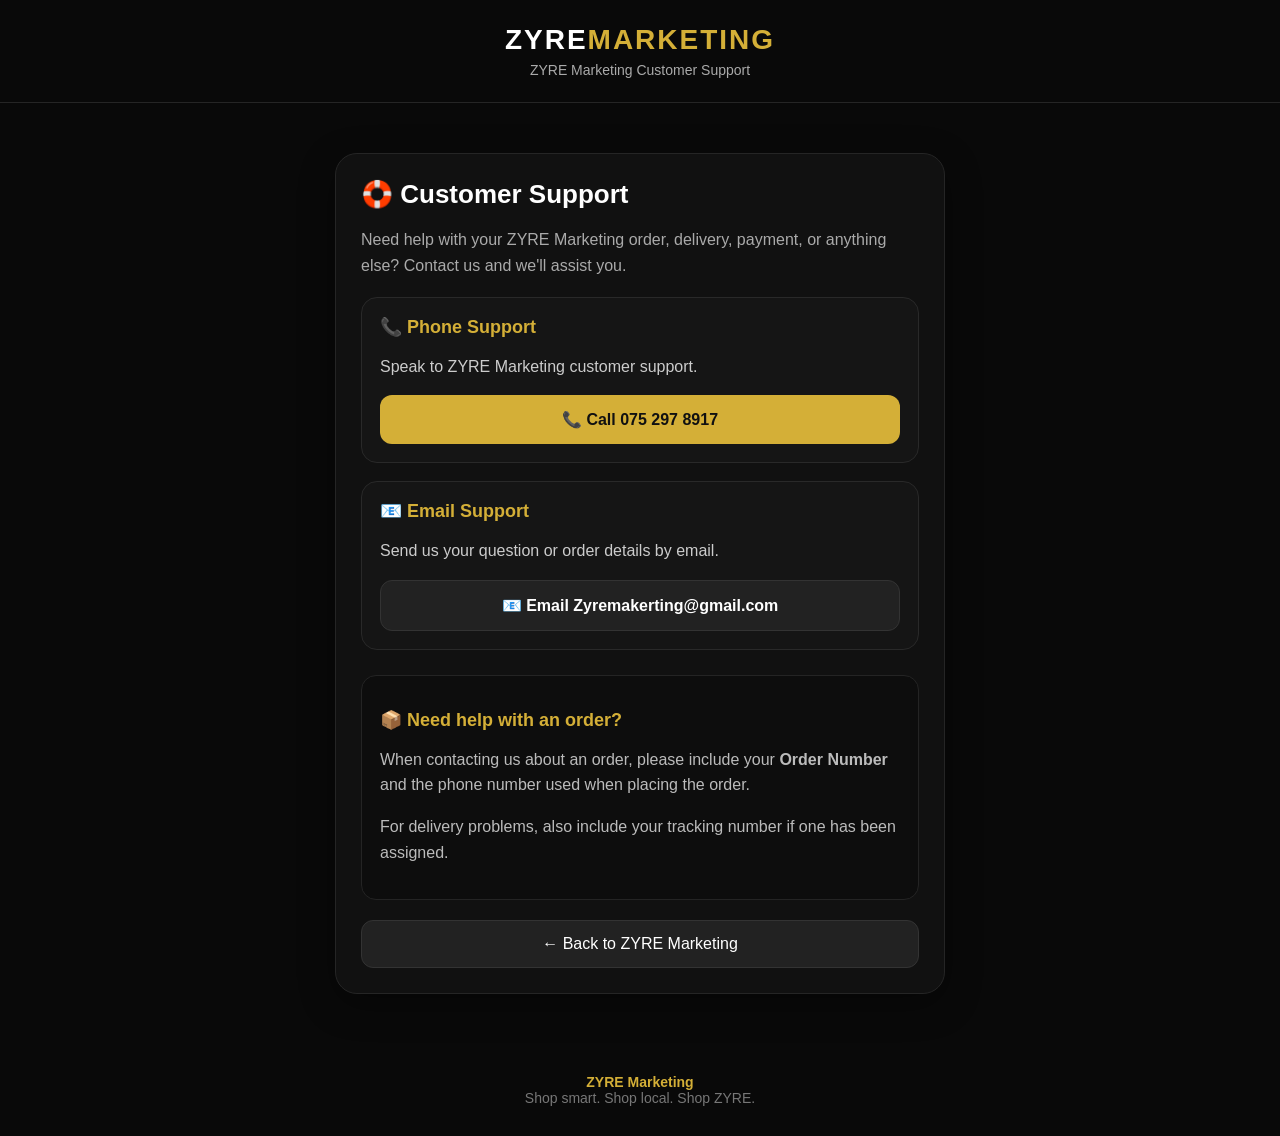
<file: contact.html>
<!doctype html>
<html lang="en-ZA">

<head>

<meta charset="utf-8">

<meta
  name="viewport"
  content="width=device-width,initial-scale=1"
>

<!-- =========================
     ZYRE MARKETING SEO
========================= -->

<title>
  ZYRE Marketing | Customer Support
</title>

<meta
  name="description"
  content="Contact ZYRE Marketing customer support for help with marketplace orders, deliveries, payments and customer enquiries in South Africa."
>

<meta
  name="robots"
  content="index, follow, max-image-preview:large, max-snippet:-1, max-video-preview:-1"
>

<meta
  name="googlebot"
  content="index, follow, max-image-preview:large, max-snippet:-1, max-video-preview:-1"
>

<meta
  name="author"
  content="ZYRE Marketing"
>

<link
  rel="canonical"
  href="https://sisandashange25-eng.github.io/My-Market/contact.html"
>


<!-- =========================
     OPEN GRAPH
========================= -->

<meta
  property="og:title"
  content="ZYRE Marketing | Customer Support"
>

<meta
  property="og:description"
  content="Get help with ZYRE Marketing marketplace orders, deliveries, payments and customer enquiries."
>

<meta
  property="og:type"
  content="website"
>

<meta
  property="og:url"
  content="https://sisandashange25-eng.github.io/My-Market/contact.html"
>

<meta
  property="og:site_name"
  content="ZYRE Marketing"
>

<meta
  property="og:locale"
  content="en_ZA"
>

<meta
  property="og:image"
  content="https://sisandashange25-eng.github.io/My-Market/icon-512.png"
>

<meta
  property="og:image:alt"
  content="ZYRE Marketing"
>


<!-- =========================
     TWITTER
========================= -->

<meta
  name="twitter:card"
  content="summary"
>

<meta
  name="twitter:title"
  content="ZYRE Marketing | Customer Support"
>

<meta
  name="twitter:description"
  content="Get help with ZYRE Marketing marketplace orders, deliveries, payments and customer enquiries."
>

<meta
  name="twitter:image"
  content="https://sisandashange25-eng.github.io/My-Market/icon-512.png"
>


<!-- =========================
     STRUCTURED DATA
========================= -->

<script type="application/ld+json">

{
  "@context": "https://schema.org",
  "@type": "ContactPage",
  "name": "ZYRE Marketing Customer Support",
  "description": "Customer support page for ZYRE Marketing, a South African online marketplace.",
  "url": "https://sisandashange25-eng.github.io/My-Market/contact.html",
  "isPartOf": {
    "@type": "WebSite",
    "name": "ZYRE Marketing",
    "url": "https://sisandashange25-eng.github.io/My-Market/"
  },
  "about": {
    "@type": "Organization",
    "name": "ZYRE Marketing",
    "url": "https://sisandashange25-eng.github.io/My-Market/"
  },
  "areaServed": {
    "@type": "Country",
    "name": "South Africa"
  }
}

</script>


<style>

*{
box-sizing:border-box;
}

body{
margin:0;
font-family:Arial,sans-serif;
background:#090909;
color:#fff;
}

header{
background:#090909;
padding:24px 20px;
text-align:center;
border-bottom:1px solid #252525;
}

.logo{
font-size:28px;
font-weight:800;
letter-spacing:2px;
}

.logo span{
color:#d4af37;
}

.subtitle{
margin-top:6px;
color:#aaa;
font-size:14px;
}

main{
max-width:650px;
margin:30px auto;
padding:20px;
}

.card{
background:#111;
border:1px solid #252525;
border-radius:22px;
padding:25px;
box-shadow:0 10px 35px rgba(0,0,0,.35);
}

h1{
margin-top:0;
font-size:26px;
}

.intro{
color:#aaa;
line-height:1.6;
}

.support-box{
background:#151515;
border:1px solid #292929;
border-radius:16px;
padding:18px;
margin-top:18px;
}

.support-box h2{
font-size:18px;
margin-top:0;
color:#d4af37;
}

.support-box p{
color:#ccc;
line-height:1.6;
}

.contact-button{
display:block;
width:100%;
padding:15px;
margin-top:12px;
border-radius:12px;
text-align:center;
text-decoration:none;
font-weight:bold;
font-size:16px;
}

.call{
background:#d4af37;
color:#111;
}

.email{
background:#222;
color:#fff;
border:1px solid #333;
}

.order-help{
margin-top:25px;
padding:18px;
background:#0d0d0d;
border-radius:15px;
border:1px solid #242424;
}

.order-help h2{
font-size:18px;
color:#d4af37;
}

.order-help p{
color:#bbb;
line-height:1.6;
}

.back{
width:100%;
margin-top:20px;
padding:14px;
background:#222;
color:#fff;
border:1px solid #333;
border-radius:12px;
font-size:16px;
cursor:pointer;
}

.back:hover{
background:#2c2c2c;
}

footer{
text-align:center;
padding:30px;
color:#777;
font-size:14px;
}

footer strong{
color:#d4af37;
}

</style>

</head>

<body>

<header>

<div class="logo">
ZYRE<span>MARKETING</span>
</div>

<div class="subtitle">
ZYRE Marketing Customer Support
</div>

</header>

<main>

<div class="card">

<h1>🛟 Customer Support</h1>

<p class="intro">
Need help with your ZYRE Marketing order, delivery, payment,
or anything else? Contact us and we'll assist you.
</p>


<div class="support-box">

<h2>📞 Phone Support</h2>

<p>
Speak to ZYRE Marketing customer support.
</p>

<a
class="contact-button call"
href="tel:0752978917"
>
📞 Call 075 297 8917
</a>

</div>


<div class="support-box">

<h2>📧 Email Support</h2>

<p>
Send us your question or order details by email.
</p>

<a
class="contact-button email"
href="mailto:Zyremakerting@gmail.com"
>
📧 Email Zyremakerting@gmail.com
</a>

</div>


<div class="order-help">

<h2>📦 Need help with an order?</h2>

<p>
When contacting us about an order, please include your
<strong>Order Number</strong> and the phone number used
when placing the order.
</p>

<p>
For delivery problems, also include your tracking number
if one has been assigned.
</p>

</div>


<button
class="back"
onclick="window.location.href='index.html'"
>
← Back to ZYRE Marketing
</button>

</div>

</main>

<footer>

<strong>ZYRE Marketing</strong><br>

Shop smart. Shop local. Shop ZYRE.

</footer>

</body>
</html>
</file>
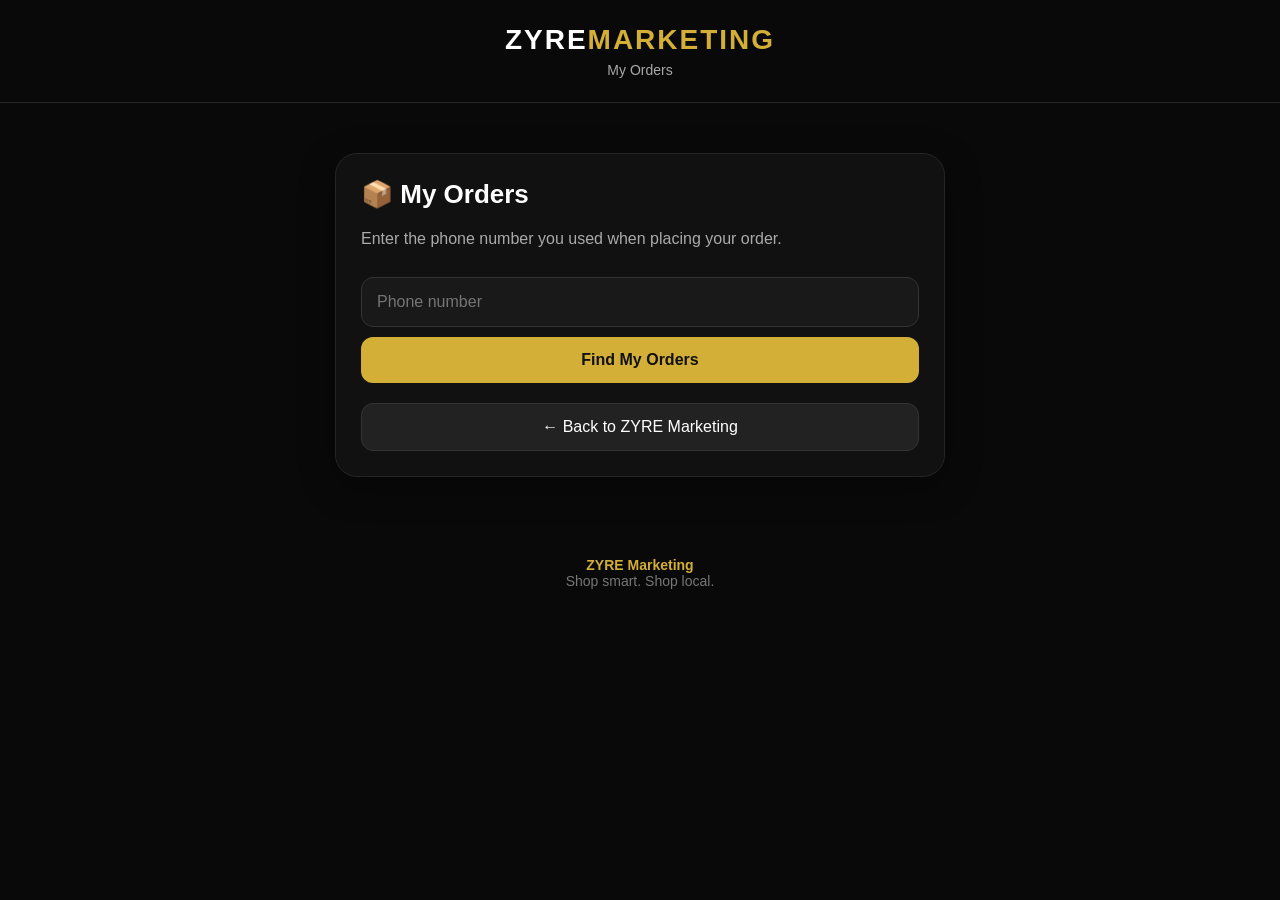
<file: orders.html>
<!doctype html>
<html lang="en">
<head>

<meta charset="UTF-8">

<meta
  name="viewport"
  content="width=device-width,initial-scale=1"
>

<title>ZYRE Marketing | My Orders</title>

<meta
  name="description"
  content="View and track your ZYRE Marketing orders using the phone number used when placing your order."
>

<!-- Customer order information should not appear in Google search -->
<meta
  name="robots"
  content="noindex, follow, noarchive, nosnippet"
>

<meta
  name="googlebot"
  content="noindex, follow, noarchive, nosnippet"
>

<meta
  name="author"
  content="ZYRE Marketing"
>

<link
  rel="canonical"
  href="https://sisandashange25-eng.github.io/My-Market/orders.html"
>

<meta
  property="og:title"
  content="ZYRE Marketing | My Orders"
>

<meta
  property="og:description"
  content="View and track your ZYRE Marketing orders."
>

<meta
  property="og:type"
  content="website"
>

<meta
  property="og:url"
  content="https://sisandashange25-eng.github.io/My-Market/orders.html"
>

<meta
  property="og:image"
  content="https://sisandashange25-eng.github.io/My-Market/icon-512.png"
>

<meta
  name="twitter:card"
  content="summary"
>

<meta
  name="twitter:title"
  content="ZYRE Marketing | My Orders"
>

<meta
  name="twitter:description"
  content="View and track your ZYRE Marketing orders."
>

<meta
  name="twitter:image"
  content="https://sisandashange25-eng.github.io/My-Market/icon-512.png"
>


<style>
*{
box-sizing:border-box;
}

body{
margin:0;
font-family:Arial,sans-serif;
background:#090909;
color:#fff;
}

header{
background:#090909;
color:white;
padding:24px 20px;
text-align:center;
border-bottom:1px solid #252525;
}

.logo{
font-size:28px;
font-weight:800;
letter-spacing:2px;
}

.logo span{
color:#d4af37;
}

header div:last-child{
margin-top:6px;
color:#aaa;
font-size:14px;
}

main{
max-width:650px;
margin:30px auto;
padding:20px;
}

.card{
background:#111;
border:1px solid #252525;
border-radius:22px;
padding:25px;
box-shadow:0 10px 35px rgba(0,0,0,.35);
}

h1{
margin-top:0;
font-size:26px;
}

.intro{
color:#aaa;
line-height:1.5;
}

input{
width:100%;
padding:15px;
border:1px solid #333;
background:#191919;
color:#fff;
border-radius:12px;
font-size:16px;
margin:10px 0;
outline:none;
}

input:focus{
border-color:#d4af37;
}

button{
border:0;
border-radius:12px;
padding:14px 18px;
font-size:16px;
cursor:pointer;
}

.find{
width:100%;
background:#d4af37;
color:#111;
font-weight:bold;
}

.find:hover{
background:#e3c45c;
}

.order{
background:#151515;
border:1px solid #292929;
border-radius:18px;
padding:20px;
margin-top:20px;
}

.order h2{
margin:0 0 12px;
font-size:21px;
}

.status{
display:inline-block;
padding:8px 14px;
border-radius:20px;
background:#29220d;
color:#d4af37;
font-weight:bold;
text-transform:capitalize;
}

.order p{
color:#ccc;
line-height:1.5;
}

.order strong{
color:#fff;
}

/* TRACKING */

.tracking{
margin:25px 0 10px;
padding:18px 10px 8px;
background:#0d0d0d;
border-radius:15px;
border:1px solid #242424;
}

.tracking-title{
font-size:13px;
font-weight:bold;
color:#d4af37;
margin-bottom:22px;
text-align:center;
letter-spacing:.5px;
}

.progress{
display:flex;
align-items:flex-start;
justify-content:space-between;
position:relative;
}

.progress-line{
position:absolute;
top:12px;
left:9%;
right:9%;
height:3px;
background:#333;
z-index:0;
}

.progress-fill{
position:absolute;
top:12px;
left:9%;
height:3px;
background:#d4af37;
z-index:1;
transition:width .3s ease;
}

.step{
position:relative;
z-index:2;
width:25%;
text-align:center;
}

.dot{
width:26px;
height:26px;
margin:0 auto 8px;
border-radius:50%;
background:#292929;
border:2px solid #444;
display:flex;
align-items:center;
justify-content:center;
font-size:12px;
}

.step.active .dot{
background:#d4af37;
border-color:#d4af37;
color:#111;
}

.step-label{
font-size:10px;
color:#777;
line-height:1.2;
}

.step.active .step-label{
color:#fff;
font-weight:bold;
}

/* DELIVERY */

.delivery-box{
margin-top:18px;
padding:16px;
background:#0d0d0d;
border:1px solid #292929;
border-radius:15px;
}

.delivery-title{
color:#d4af37;
font-weight:bold;
font-size:15px;
margin-bottom:12px;
}

.delivery-row{
padding:7px 0;
color:#ccc;
font-size:14px;
line-height:1.4;
}

.delivery-row strong{
color:#fff;
}

.delivery-status{
display:inline-block;
padding:6px 10px;
border-radius:10px;
background:#29220d;
color:#d4af37;
font-weight:bold;
}

.delivery-loading{
color:#777;
font-size:14px;
}

.track{
width:100%;
margin-top:15px;
background:#d4af37;
color:#111;
font-weight:bold;
}

.track:hover{
background:#e3c45c;
}

.back{
width:100%;
margin-top:20px;
background:#222;
color:#fff;
border:1px solid #333;
}

.back:hover{
background:#2c2c2c;
}

footer{
text-align:center;
padding:30px;
color:#777;
font-size:14px;
}

footer strong{
color:#d4af37;
}

@media(max-width:480px){

main{
margin:15px auto;
padding:12px;
}

.card{
padding:20px 15px;
}

h1{
font-size:23px;
}

.step-label{
font-size:9px;
}

.order{
padding:16px;
}

}
</style>

</head>

<body>

<header>

<div class="logo">
ZYRE<span>MARKETING</span>
</div>

<div>My Orders</div>

</header>

<main>

<div class="card">

<h1>📦 My Orders</h1>

<p class="intro">
Enter the phone number you used when placing your order.
</p>

<input
id="phone"
type="tel"
placeholder="Phone number"
>

<button
class="find"
onclick="findOrders()"
>
Find My Orders
</button>

<div id="result"></div>

<button
class="back"
onclick="window.location.href='index.html'"
>
← Back to ZYRE Marketing
</button>

</div>

</main>

<footer>

<strong>ZYRE Marketing</strong><br>

Shop smart. Shop local.

</footer>


<script>

const SUPABASE_URL=
"https://gaccizzlwswwynattgda.supabase.co";

const SUPABASE_KEY=
"sb_publishable_902JguVx0M5DNLWVx8trpA_LUlUMDG0";


function getTrackingStatus(status){

const value=
String(status || "")
.toLowerCase()
.trim();

if(value==="pending" || value==="paid"){
return 0;
}

if(value==="processing"){
return 1;
}

if(value==="shipped"){
return 2;
}

if(value==="delivered"){
return 3;
}

return 0;

}


function createTracking(order){

const current=
getTrackingStatus(order.status);

const steps=[
{
icon:"🛒",
label:"Order Placed"
},
{
icon:"⚙️",
label:"Processing"
},
{
icon:"🚚",
label:"Shipped"
},
{
icon:"🏠",
label:"Delivered"
}
];

const fillWidth=
(current / 3) * 82;

return `

<div class="tracking">

<div class="tracking-title">
ORDER TRACKING
</div>

<div class="progress">

<div class="progress-line"></div>

<div
class="progress-fill"
style="width:${fillWidth}%"
></div>

${steps.map((step,index)=>`

<div class="step ${index<=current ? "active" : ""}">

<div class="dot">
${step.icon}
</div>

<div class="step-label">
${step.label}
</div>

</div>

`).join("")}

</div>

</div>

`;

}


/* DELIVERY INFORMATION */

async function getDelivery(orderId){

try{

const response=await fetch(

SUPABASE_URL+
"/rest/v1/deliveries?order_id=eq."+
encodeURIComponent(orderId)+
"&select=*",

{

method:"GET",

headers:{

"apikey":SUPABASE_KEY,

"Authorization":
"Bearer "+SUPABASE_KEY

}

}

);

if(!response.ok){

console.error(
"Delivery lookup failed:",
await response.text()
);

return null;

}

const deliveries=
await response.json();

if(!deliveries.length){

return null;

}

return deliveries[0];

}catch(error){

console.error(
"Delivery lookup error:",
error
);

return null;

}

}


/* DELIVERY DISPLAY */

function createDeliveryBox(delivery){

if(!delivery){

return `

<div class="delivery-box">

<div class="delivery-title">
🚚 Delivery Information
</div>

<div class="delivery-loading">
Delivery has not been assigned yet.
</div>

</div>

`;

}

return `

<div class="delivery-box">

<div class="delivery-title">
🚚 Delivery Information
</div>

<div class="delivery-row">

<strong>Status:</strong>

<span class="delivery-status">
${delivery.status || "Assigned"}
</span>

</div>

<div class="delivery-row">

<strong>👤 Delivery Person:</strong>

${delivery.delivery_person_name || "Not assigned"}

</div>

<div class="delivery-row">

<strong>📞 Phone:</strong>

${delivery.delivery_person_phone || "Not provided"}

</div>

<div class="delivery-row">

<strong>🔢 Tracking Number:</strong>

${delivery.tracking_number || "Not provided"}

</div>

<div class="delivery-row">

<strong>📅 Estimated Delivery:</strong>

${delivery.estimated_delivery
? new Date(
delivery.estimated_delivery+"T00:00:00"
).toLocaleDateString()
: "Not provided"}

</div>

${delivery.notes ? `

<div class="delivery-row">

<strong>📝 Notes:</strong>

${delivery.notes}

</div>

` : ""}

</div>

`;

}


async function findOrders(){

const phone=
document.getElementById("phone").value.trim();

const result=
document.getElementById("result");


if(!phone){

alert("Please enter your phone number.");

return;

}


result.innerHTML=
"<p>Loading your orders...</p>";


try{


const response=await fetch(

SUPABASE_URL+
"/rest/v1/rpc/get_orders_by_phone",

{

method:"POST",

headers:{

"apikey":SUPABASE_KEY,

"Authorization":
"Bearer "+SUPABASE_KEY,

"Content-Type":
"application/json"

},

body:JSON.stringify({

user_phone:phone

})

}

);


if(!response.ok){

throw new Error(
await response.text()
);

}


const orders=
await response.json();


console.log("ORDERS:",orders);


if(!orders.length){

result.innerHTML=
"<p>No orders found for this phone number.</p>";

return;

}


/*
Load delivery information for every order.
*/

const ordersWithDelivery=
await Promise.all(

orders.map(async order=>{

const delivery=
await getDelivery(order.id);

return{

...order,

delivery

};

})

);


result.innerHTML=
ordersWithDelivery.map(order=>`

<div class="order">

<h2>
📦 Order #${order.id}
</h2>

<div class="status">
${order.status}
</div>

${createTracking(order)}

<p>
💰 <strong>Total:</strong>
R${Number(order.total).toFixed(2)}
</p>

<p>
🏠 <strong>Delivery:</strong>
${order.delivery_address || "Not provided"}
</p>

<p>
🕐 <strong>Ordered:</strong>
${new Date(order.created_at).toLocaleString()}
</p>

${createDeliveryBox(order.delivery)}

<button
class="track"
onclick="window.location.href='track.html?order=${order.id}'"
>
📦 Track Order
</button>

</div>

`).join("");


}catch(error){

console.error(error);

result.innerHTML=
"<p>Error loading orders.</p>";

}

}

</script>

</body>
</html>
</file>
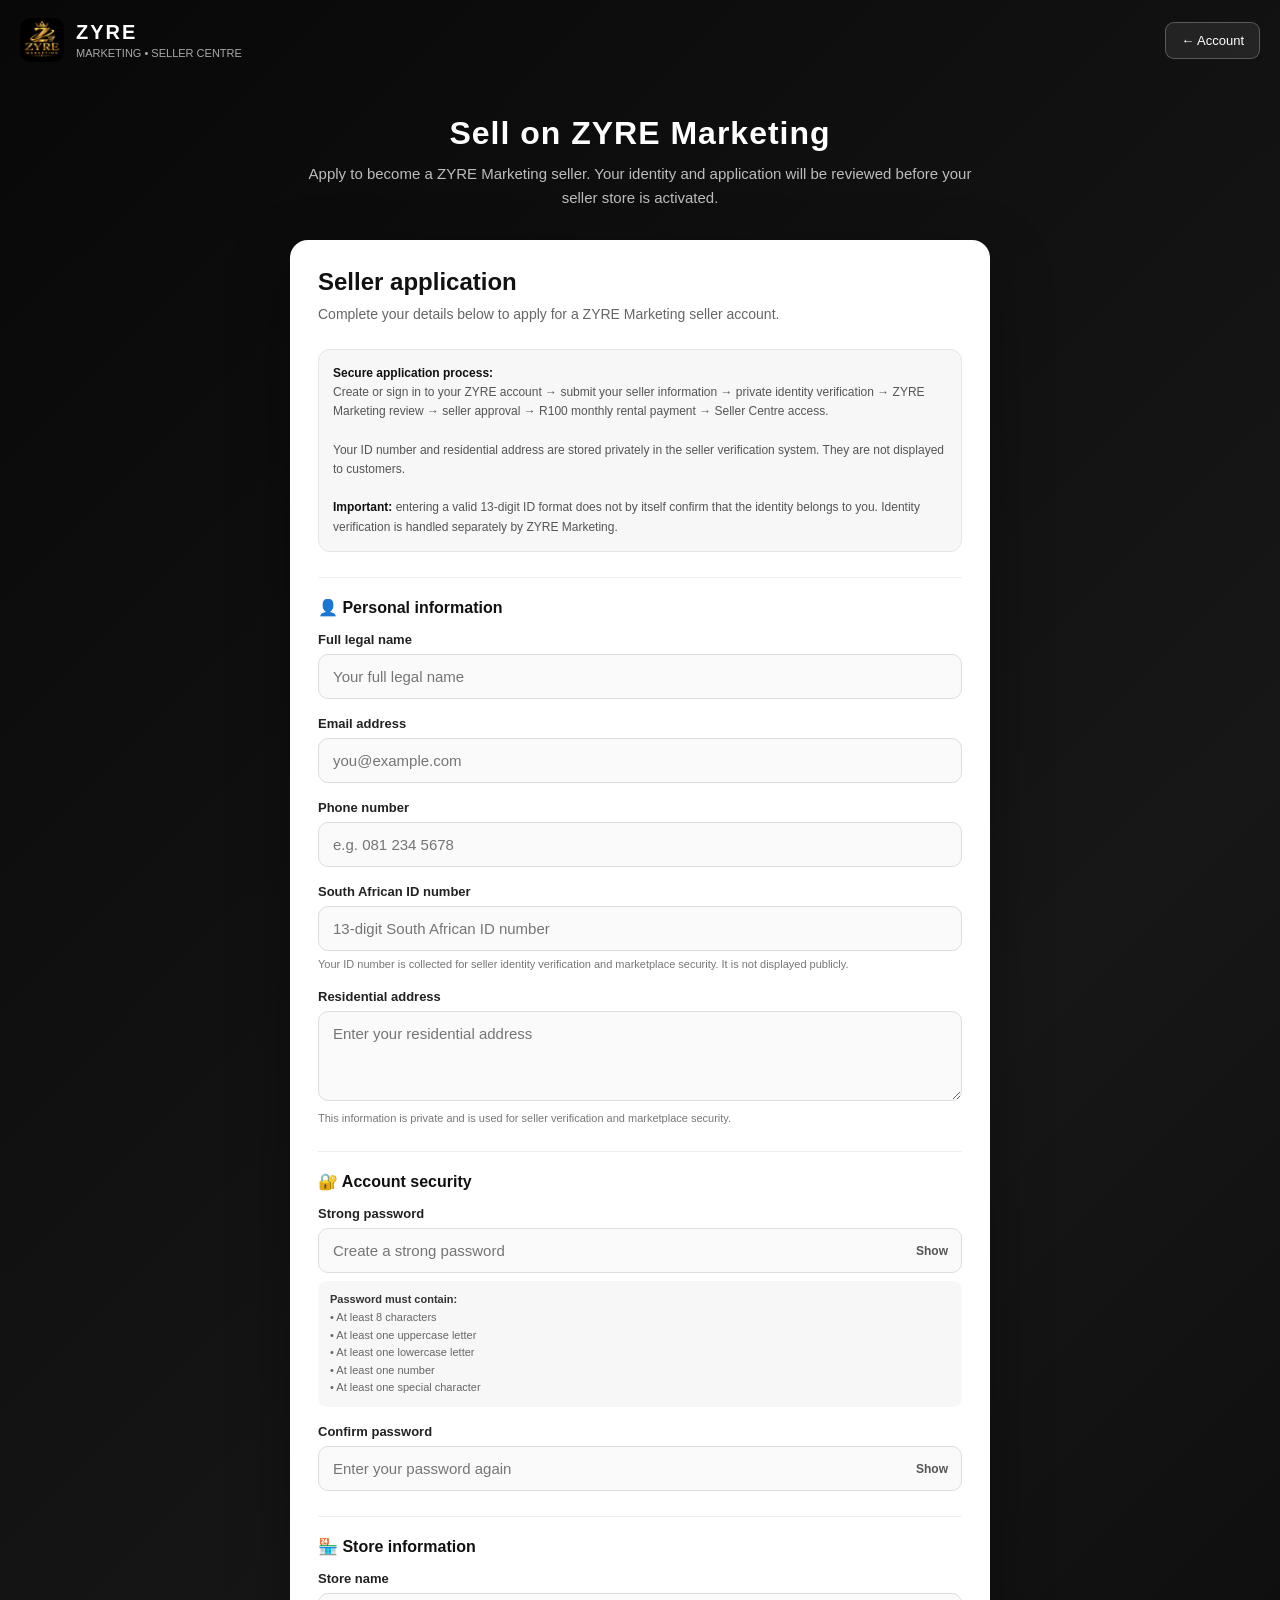
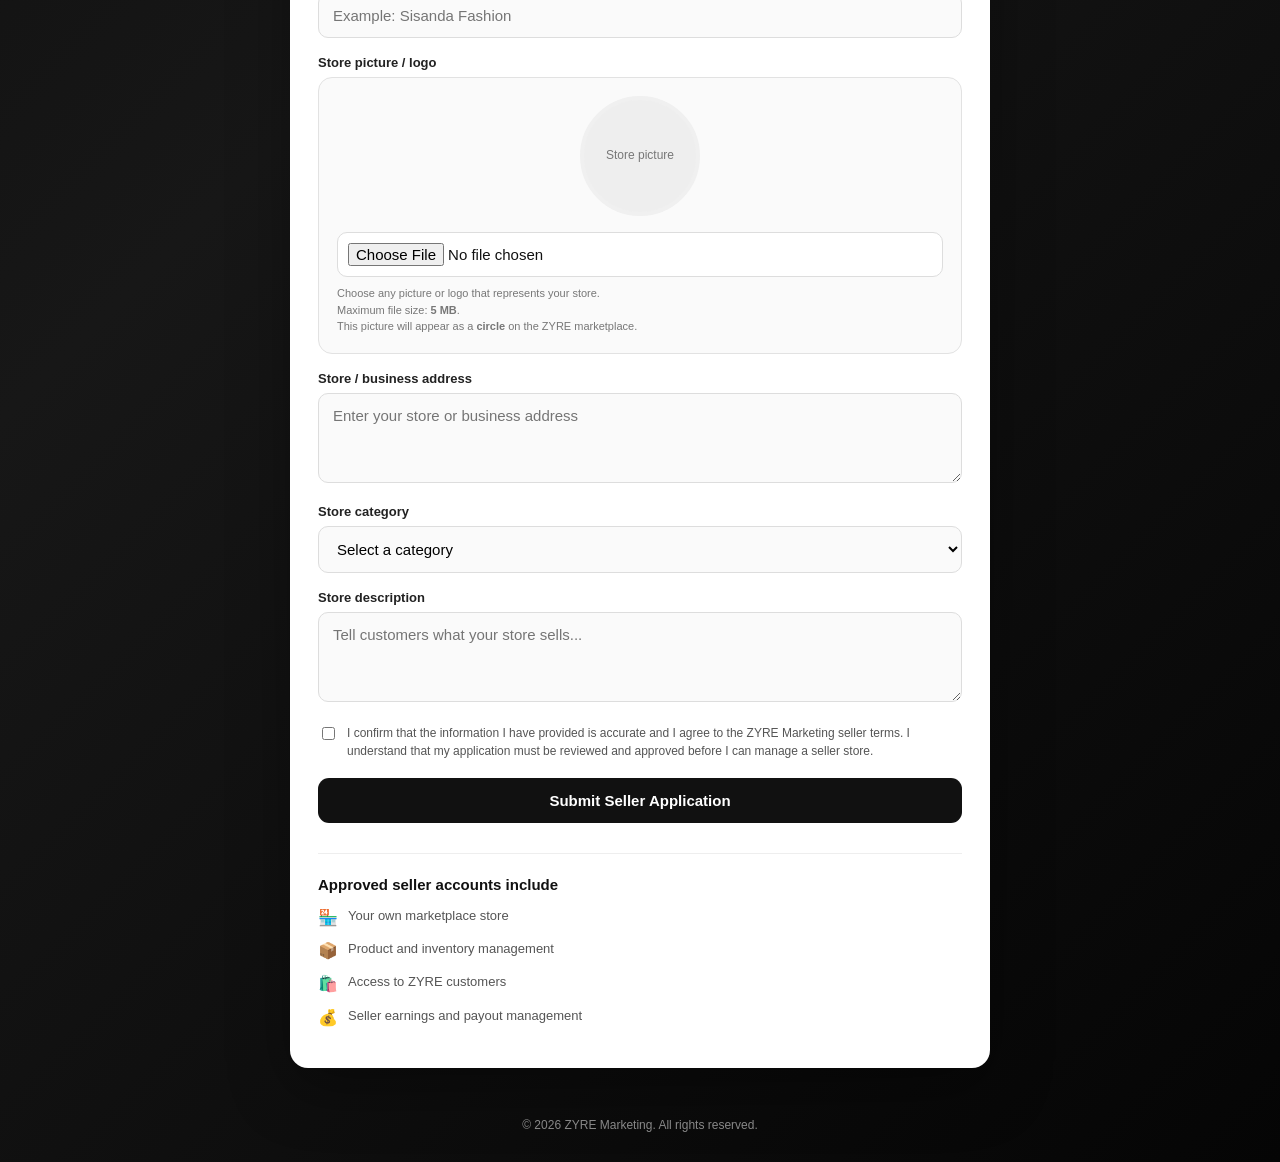
<file: seller-auth.html>
<!DOCTYPE html>  <html lang="en">  <head>  <meta charset="UTF-8">  <meta
name="viewport"
content="width=device-width, initial-scale=1.0"

> 

<meta
name="theme-color"
content="#111111"

> 

<title>Seller Account | ZYRE Marketing</title>  <style>  
  
* {  
  box-sizing: border-box;  
}  
  
body {  
  margin: 0;  
  font-family:  
    Arial,  
    Helvetica,  
    sans-serif;  
  background:  
    linear-gradient(  
      135deg,  
      #080808,  
      #171717,  
      #050505  
    );  
  color: #111;  
  min-height: 100vh;  
}  
  
.header {  
  width: 100%;  
  padding: 18px 20px;  
  display: flex;  
  align-items: center;  
  justify-content: space-between;  
  color: white;  
}  
  
.brand {  
  display: flex;  
  align-items: center;  
  gap: 12px;  
}  
  
.logo {  
  width: 44px;  
  height: 44px;  
  border-radius: 10px;  
  object-fit: cover;  
  background: #222;  
}  
  
.brand-text {  
  line-height: 1.1;  
}  
  
.brand-name {  
  font-size: 20px;  
  font-weight: 800;  
  letter-spacing: 2px;  
}  
  
.brand-subtitle {  
  font-size: 11px;  
  opacity: .65;  
  margin-top: 4px;  
}  
  
.back-button {  
  border: 1px solid rgba(255,255,255,.25);  
  background: rgba(255,255,255,.08);  
  color: white;  
  padding: 10px 15px;  
  border-radius: 9px;  
  text-decoration: none;  
  font-size: 13px;  
  cursor: pointer;  
}  
  
.main {  
  width: 100%;  
  max-width: 1080px;  
  margin: 0 auto;  
  padding: 20px;  
}  
  
.intro {  
  text-align: center;  
  color: white;  
  margin: 15px 0 30px;  
}  
  
.intro h1 {  
  margin: 0;  
  font-size: 32px;  
  letter-spacing: 1px;  
}  
  
.intro p {  
  margin: 10px auto 0;  
  max-width: 700px;  
  color: #bdbdbd;  
  line-height: 1.6;  
  font-size: 15px;  
}  
  
.auth-grid {  
  display: grid;  
  grid-template-columns:  
    minmax(0, 1fr);  
  gap: 22px;  
  max-width: 700px;  
  margin: 0 auto;  
}  
  
.card {  
  background: white;  
  border-radius: 18px;  
  padding: 28px;  
  box-shadow:  
    0 20px 60px  
    rgba(0,0,0,.35);  
}  
  
.card h2 {  
  margin: 0 0 8px;  
  font-size: 24px;  
}  
  
.card-description {  
  margin: 0 0 24px;  
  color: #666;  
  font-size: 14px;  
  line-height: 1.5;  
}  
  
.form-section-title {  
  margin: 25px 0 15px;  
  padding-top: 20px;  
  border-top: 1px solid #eee;  
  font-size: 16px;  
  font-weight: 800;  
  color: #111;  
}  
  
.form-group {  
  margin-bottom: 17px;  
}  
  
label {  
  display: block;  
  margin-bottom: 7px;  
  font-size: 13px;  
  font-weight: 700;  
  color: #222;  
}  
  
input,  
textarea,  
select {  
  width: 100%;  
  border: 1px solid #ddd;  
  border-radius: 10px;  
  padding: 13px 14px;  
  font-size: 15px;  
  outline: none;  
  background: #fafafa;  
  transition: .2s;  
  font-family: inherit;  
}  
  
input:focus,  
textarea:focus,  
select:focus {  
  border-color: #111;  
  background: white;  
  box-shadow:  
    0 0 0 3px  
    rgba(0,0,0,.06);  
}  
  
textarea {  
  min-height: 90px;  
  resize: vertical;  
}  
  
select {  
  appearance: auto;  
}  
  
.field-help {  
  margin-top: 6px;  
  color: #777;  
  font-size: 11px;  
  line-height: 1.4;  
}  
  
.password-wrap {  
  position: relative;  
}  
  
.password-wrap input {  
  padding-right: 82px;  
}  
  
.password-toggle {  
  position: absolute;  
  right: 8px;  
  top: 50%;  
  transform: translateY(-50%);  
  border: 0;  
  background: transparent;  
  color: #555;  
  font-size: 12px;  
  font-weight: 700;  
  cursor: pointer;  
}  
  
.password-requirements {  
  margin-top: 8px;  
  padding: 10px 12px;  
  border-radius: 9px;  
  background: #f7f7f7;  
  color: #666;  
  font-size: 11px;  
  line-height: 1.6;  
}  
  
.password-requirements strong {  
  color: #333;  
}  
  
  
/* =========================  
STORE IMAGE  
========================= */  
  
.store-image-upload {  
  border: 1px solid #e2e2e2;  
  border-radius: 14px;  
  padding: 18px;  
  background: #fafafa;  
}  
  
.store-image-preview-wrap {  
  display: flex;  
  justify-content: center;  
  margin-bottom: 16px;  
}  
  
.store-image-preview {  
  width: 120px;  
  height: 120px;  
  border-radius: 50%;  
  object-fit: cover;  
  border: 4px solid #f0f0f0;  
  background: #eeeeee;  
  display: none;  
}  
  
.store-image-placeholder {  
  width: 120px;  
  height: 120px;  
  border-radius: 50%;  
  background: #eeeeee;  
  border: 4px solid #f0f0f0;  
  display: flex;  
  align-items: center;  
  justify-content: center;  
  text-align: center;  
  color: #777;  
  font-size: 12px;  
  line-height: 1.3;  
  padding: 15px;  
}  
  
.store-image-upload input[type="file"] {  
  padding: 10px;  
  background: white;  
  border: 1px solid #ddd;  
}  
  
.store-image-note {  
  margin-top: 8px;  
  color: #777;  
  font-size: 11px;  
  line-height: 1.5;  
}  
  
  
/* =========================  
BUTTONS  
========================= */  
  
.primary-button {  
  width: 100%;  
  border: 0;  
  border-radius: 11px;  
  padding: 14px;  
  background: #111;  
  color: white;  
  font-size: 15px;  
  font-weight: 700;  
  cursor: pointer;  
  transition: .2s;  
}  
  
.primary-button:hover {  
  background: #2a2a2a;  
}  
  
.primary-button:disabled {  
  opacity: .6;  
  cursor: not-allowed;  
}  
  
.secondary-button {  
  width: 100%;  
  border: 1px solid #ddd;  
  border-radius: 11px;  
  padding: 13px;  
  background: white;  
  color: #111;  
  font-size: 14px;  
  font-weight: 700;  
  cursor: pointer;  
  margin-top: 10px;  
}  
  
.secondary-button:hover {  
  background: #f5f5f5;  
}  
  
.checkbox-row {  
  display: flex;  
  align-items: flex-start;  
  gap: 9px;  
  margin: 18px 0;  
}  
  
.checkbox-row input {  
  width: auto;  
  margin-top: 3px;  
}  
  
.checkbox-row label {  
  margin: 0;  
  font-size: 12px;  
  font-weight: 400;  
  line-height: 1.5;  
  color: #555;  
}  
  
  
/* =========================  
MESSAGES  
========================= */  
  
.message {  
  display: none;  
  border-radius: 10px;  
  padding: 12px;  
  margin-bottom: 18px;  
  font-size: 13px;  
  line-height: 1.5;  
  white-space: pre-line;  
}  
  
.message.error {  
  display: block;  
  background: #fff0f0;  
  border: 1px solid #ffcaca;  
  color: #a00000;  
}  
  
.message.success {  
  display: block;  
  background: #effff4;  
  border: 1px solid #b9edc8;  
  color: #176b31;  
}  
  
.message.info {  
  display: block;  
  background: #f1f5ff;  
  border: 1px solid #cbd7ff;  
  color: #27458f;  
}  
  
  
/* =========================  
APPLICATION NOTICE  
========================= */  
  
.application-notice {  
  background: #f7f7f7;  
  border: 1px solid #e5e5e5;  
  border-radius: 12px;  
  padding: 14px;  
  margin: 18px 0;  
  font-size: 12px;  
  line-height: 1.6;  
  color: #555;  
}  
  
.application-notice strong {  
  color: #111;  
}  
  
  
/* =========================  
IDENTITY VERIFICATION  
========================= */  
  
.verification-section {  
  display: none;  
  margin-top: 22px;  
  padding: 18px;  
  border-radius: 14px;  
  background: #f7f7f7;  
  border: 1px solid #e3e3e3;  
}  
  
.verification-section.visible {  
  display: block;  
}  
  
.verification-title {  
  margin: 0 0 7px;  
  font-size: 17px;  
  font-weight: 800;  
}  
  
.verification-description {  
  margin: 0 0 15px;  
  color: #666;  
  font-size: 13px;  
  line-height: 1.55;  
}  
  
.verify-button {  
  width: 100%;  
  border: 0;  
  border-radius: 11px;  
  padding: 14px;  
  background: #111;  
  color: white;  
  font-size: 15px;  
  font-weight: 800;  
  cursor: pointer;  
  transition: .2s;  
}  
  
.verify-button:hover {  
  background: #2a2a2a;  
}  
  
.verify-button:disabled {  
  opacity: .55;  
  cursor: not-allowed;  
}  
  
.verification-note {  
  margin-top: 10px;  
  color: #777;  
  font-size: 11px;  
  line-height: 1.5;  
}  
  
  
/* =========================  
RENTAL SECTION  
========================= */  
  
.rental-section {  
  display: none;  
  margin-top: 25px;  
}  
  
.rental-card {  
  background: white;  
  border-radius: 18px;  
  padding: 30px;  
  box-shadow:  
    0 20px 60px  
    rgba(0,0,0,.35);  
  max-width: 680px;  
  margin: 0 auto;  
}  
  
.rental-card h2 {  
  margin: 0 0 8px;  
  font-size: 26px;  
}  
  
.rental-intro {  
  color: #666;  
  font-size: 14px;  
  line-height: 1.6;  
  margin-bottom: 25px;  
}  
  
.rental-price {  
  border: 1px solid #e4e4e4;  
  border-radius: 15px;  
  padding: 22px;  
  margin-bottom: 20px;  
  background: #fafafa;  
}  
  
.rental-price-label {  
  color: #666;  
  font-size: 13px;  
  margin-bottom: 7px;  
}  
  
.rental-price-value {  
  font-size: 34px;  
  font-weight: 800;  
}  
  
.rental-price-period {  
  color: #777;  
  font-size: 13px;  
  margin-top: 5px;  
}  
  
.rental-status {  
  display: flex;  
  align-items: flex-start;  
  gap: 10px;  
  border-radius: 12px;  
  padding: 14px;  
  background: #fff8e8;  
  border: 1px solid #f1d99b;  
  color: #775400;  
  font-size: 13px;  
  line-height: 1.5;  
  margin-bottom: 20px;  
}  
  
.rental-status-icon {  
  font-size: 21px;  
}  
  
.rental-info {  
  border-top: 1px solid #eee;  
  padding-top: 20px;  
  margin-top: 20px;  
}  
  
.rental-info-row {  
  display: flex;  
  justify-content: space-between;  
  gap: 15px;  
  padding: 9px 0;  
  font-size: 13px;  
}  
  
.rental-info-row span:first-child {  
  color: #777;  
}  
  
.rental-info-row span:last-child {  
  font-weight: 700;  
  text-align: right;  
}  
  
.pending-button {  
  background: #111;  
  cursor: pointer;  
}  
  
.pending-button:hover {  
  background: #2a2a2a;  
}  
  
.pending-button:disabled {  
  opacity: .5;  
  cursor: not-allowed;  
}  
  
  
/* =========================  
BENEFITS  
========================= */  
  
.benefits {  
  margin-top: 30px;  
  padding-top: 22px;  
  border-top: 1px solid #eee;  
}  
  
.benefits h3 {  
  margin: 0 0 14px;  
  font-size: 15px;  
}  
  
.benefit {  
  display: flex;  
  gap: 10px;  
  margin: 11px 0;  
  color: #555;  
  font-size: 13px;  
  line-height: 1.4;  
}  
  
.benefit-icon {  
  font-size: 16px;  
}  
  
.footer {  
  text-align: center;  
  color: #888;  
  padding: 30px 20px;  
  font-size: 12px;  
}  
  
  
@media (max-width: 760px) {  
  
  .header {  
    padding: 14px;  
  }  
  
  .brand-name {  
    font-size: 17px;  
  }  
  
  .brand-subtitle {  
    font-size: 9px;  
  }  
  
  .back-button {  
    padding: 8px 10px;  
    font-size: 11px;  
  }  
  
  .main {  
    padding: 12px;  
  }  
  
  .intro h1 {  
    font-size: 26px;  
  }  
  
  .intro p {  
    font-size: 13px;  
  }  
  
  .card {  
    padding: 22px 18px;  
    border-radius: 15px;  
  }  
  
  .rental-card {  
    padding: 22px 18px;  
  }  
  
  .rental-price-value {  
    font-size: 30px;  
  }  
  
  .rental-info-row {  
    align-items: flex-start;  
  }  
  
}  
  
</style>  </head>  <body>  <header class="header">    <div class="brand">  <img  
  src="icon-192.png"  
  class="logo"  
  alt="ZYRE Marketing"  
  onerror="this.style.display='none'"  
>  

<div class="brand-text">  

  <div class="brand-name">  
    ZYRE  
  </div>  

  <div class="brand-subtitle">  
    MARKETING • SELLER CENTRE  
  </div>  

</div>

  </div>  <button
type="button"
class="back-button"
id="accountButton"

> 

← Account

  </button>  </header>  <main class="main">    <section class="intro">  <h1>  
  Sell on ZYRE Marketing  
</h1>  

<p>  
  Apply to become a ZYRE Marketing seller.  
  Your identity and application will be  
  reviewed before your seller store is activated.  
</p>

  </section>    <!-- =========================  
  APPLICATION AREA  
  ========================= -->    <section  
    class="auth-grid"  
    id="authArea"  
  >  <div class="card">  

  <h2>  
    Seller application  
  </h2>  

  <p class="card-description">  
    Complete your details below to apply  
    for a ZYRE Marketing seller account.  
  </p>  


  <div  
    id="registerMessage"  
    class="message"  
  ></div>  


  <div class="application-notice">  

    <strong>Secure application process:</strong><br>  

    Create or sign in to your ZYRE account →  
    submit your seller information →  
    private identity verification →  
    ZYRE Marketing review →  
    seller approval →  
    R100 monthly rental payment →  
    Seller Centre access.  

    <br><br>  

    Your ID number and residential address  
    are stored privately in the seller  
    verification system. They are not displayed  
    to customers.  

    <br><br>  

    <strong>Important:</strong>  
    entering a valid 13-digit ID format does  
    not by itself confirm that the identity  
    belongs to you. Identity verification is  
    handled separately by ZYRE Marketing.  

  </div>  


  <form id="registerForm">  


    <div class="form-section-title">  
      👤 Personal information  
    </div>  


    <div class="form-group">  

      <label for="registerName">  
        Full legal name  
      </label>  

      <input  
        type="text"  
        id="registerName"  
        placeholder="Your full legal name"  
        autocomplete="name"  
        required  
      >  

    </div>  


    <div class="form-group">  

      <label for="registerEmail">  
        Email address  
      </label>  

      <input  
        type="email"  
        id="registerEmail"  
        placeholder="you@example.com"  
        autocomplete="email"  
        required  
      >  

    </div>  


    <div class="form-group">  

      <label for="registerPhone">  
        Phone number  
      </label>  

      <input  
        type="tel"  
        id="registerPhone"  
        placeholder="e.g. 081 234 5678"  
        autocomplete="tel"  
        required  
      >  

    </div>  


    <div class="form-group">  

      <label for="idNumber">  
        South African ID number  
      </label>  

      <input  
        type="text"  
        id="idNumber"  
        placeholder="13-digit South African ID number"  
        inputmode="numeric"  
        autocomplete="off"  
        maxlength="13"  
        minlength="13"  
        required  
      >  

      <div class="field-help">  
        Your ID number is collected for seller  
        identity verification and marketplace  
        security. It is not displayed publicly.  
      </div>  

    </div>  


    <div class="form-group">  

      <label for="residentialAddress">  
        Residential address  
      </label>  

      <textarea  
        id="residentialAddress"  
        placeholder="Enter your residential address"  
        autocomplete="street-address"  
        required  
      ></textarea>  

      <div class="field-help">  
        This information is private and is used  
        for seller verification and marketplace  
        security.  
      </div>  

    </div>  


    <div class="form-section-title">  
      🔐 Account security  
    </div>  


    <div class="form-group">  

      <label for="registerPassword">  
        Strong password  
      </label>  

      <div class="password-wrap">  

        <input  
          type="password"  
          id="registerPassword"  
          placeholder="Create a strong password"  
          autocomplete="new-password"  
          minlength="8"  
          required  
        >  

        <button  
          type="button"  
          class="password-toggle"  
          onclick="togglePassword('registerPassword', this)"  
        >  
          Show  
        </button>  

      </div>  


      <div class="password-requirements">  

        <strong>Password must contain:</strong><br>  

        • At least 8 characters<br>  
        • At least one uppercase letter<br>  
        • At least one lowercase letter<br>  
        • At least one number<br>  
        • At least one special character  

      </div>  

    </div>  


    <div class="form-group">  

      <label for="confirmPassword">  
        Confirm password  
      </label>  

      <div class="password-wrap">  

        <input  
          type="password"  
          id="confirmPassword"  
          placeholder="Enter your password again"  
          autocomplete="new-password"  
          minlength="8"  
          required  
        >  

        <button  
          type="button"  
          class="password-toggle"  
          onclick="togglePassword('confirmPassword', this)"  
        >  
          Show  
        </button>  

      </div>  

    </div>  


    <div class="form-section-title">  
      🏪 Store information  
    </div>  


    <div class="form-group">  

      <label for="storeName">  
        Store name  
      </label>  

      <input  
        type="text"  
        id="storeName"  
        placeholder="Example: Sisanda Fashion"  
        autocomplete="organization"  
        required  
      >  

    </div>  


    <div class="form-group">  

      <label for="storeImage">  
        Store picture / logo  
      </label>  

      <div class="store-image-upload">  

        <div class="store-image-preview-wrap">  

          <div  
            class="store-image-placeholder"  
            id="storeImagePlaceholder"  
          >  
            Store picture  
          </div>  

          <img  
            id="storeImagePreview"  
            class="store-image-preview"  
            alt="Store picture preview"  
          >  

        </div>  


        <input  
          type="file"  
          id="storeImage"  
          accept="image/*"  
          required  
        >  


        <div class="store-image-note">  

          Choose any picture or logo that represents  
          your store.  

          <br>  

          Maximum file size:  
          <strong>5 MB</strong>.  

          <br>  

          This picture will appear as a  
          <strong>circle</strong> on the ZYRE marketplace.  

        </div>  

      </div>  

    </div>  


    <div class="form-group">  

      <label for="businessAddress">  
        Store / business address  
      </label>  

      <textarea  
        id="businessAddress"  
        placeholder="Enter your store or business address"  
        required  
      ></textarea>  

    </div>  


    <div class="form-group">  

      <label for="storeCategory">  
        Store category  
      </label>  

      <select  
        id="storeCategory"  
        required  
      >  

        <option value="">  
          Select a category  
        </option>  

        <option value="Electronics">  
          Electronics  
        </option>  

        <option value="Fashion">  
          Fashion  
        </option>  

        <option value="Home">  
          Home  
        </option>  

        <option value="Beauty">  
          Beauty  
        </option>  

        <option value="Food">  
          Food  
        </option>  

        <option value="Health">  
          Health  
        </option>  

        <option value="Automotive">  
          Automotive  
        </option>  

        <option value="Services">  
          Services  
        </option>  

        <option value="Other">  
          Other  
        </option>  

      </select>  

    </div>  


    <div class="form-group">  

      <label for="storeDescription">  
        Store description  
      </label>  

      <textarea  
        id="storeDescription"  
        placeholder="Tell customers what your store sells..."  
        required  
      ></textarea>  

    </div>  


    <div class="checkbox-row">  

      <input  
        type="checkbox"  
        id="terms"  
        required  
      >  

      <label for="terms">  

        I confirm that the information I have  
        provided is accurate and I agree to the  
        ZYRE Marketing seller terms. I understand  
        that my application must be reviewed and  
        approved before I can manage a seller store.  

      </label>  

    </div>  


    <button  
      type="submit"  
      class="primary-button"  
      id="registerButton"  
    >  
      Submit Seller Application  
    </button>  

  </form>  


  <div class="benefits">  

    <h3>  
      Approved seller accounts include  
    </h3>  

    <div class="benefit">  
      <span class="benefit-icon">🏪</span>  
      <span>Your own marketplace store</span>  
    </div>  

    <div class="benefit">  
      <span class="benefit-icon">📦</span>  
      <span>Product and inventory management</span>  
    </div>  

    <div class="benefit">  
      <span class="benefit-icon">🛍️</span>  
      <span>Access to ZYRE customers</span>  
    </div>  

    <div class="benefit">  
      <span class="benefit-icon">💰</span>  
      <span>Seller earnings and payout management</span>  
    </div>  

  </div>  

</div>

  </section>    <!-- =========================  
  SELLER STATUS / RENTAL AREA  
  ========================= -->    <section  
    class="rental-section"  
    id="rentalSection"  
  >  <div class="rental-card">  

  <h2 id="rentalTitle">  
    Seller Application Status  
  </h2>  

  <p  
    class="rental-intro"  
    id="rentalIntro"  
  >  
    Your seller application has been registered.  
  </p>  


  <div class="rental-price">  

    <div class="rental-price-label">  
      Monthly store rental  
    </div>  

    <div class="rental-price-value">  
      R100  
    </div>  

    <div class="rental-price-period">  
      per month  
    </div>  

  </div>  


  <div  
    class="rental-status"  
    id="rentalStatusBox"  
  >  

    <span  
      class="rental-status-icon"  
      id="rentalStatusIcon"  
    >  
      ⏳  
    </span>  

    <span id="rentalStatusText">  

      <strong>Seller Pending</strong><br>  

      Your application is waiting for  
      ZYRE Marketing review.  

    </span>  

  </div>  


  <div  
    class="verification-section"  
    id="verificationSection"  
  >  

    <h3 class="verification-title">  
      🔐 Verify your identity  
    </h3>  

    <p class="verification-description">  
      Complete your identity verification securely  
      through Didit. You will be guided through the  
      ID document and liveness verification process.  
    </p>  

    <button  
      type="button"  
      class="verify-button"  
      id="diditVerifyButton"  
    >  
      🔐 Verify Identity  
    </button>  

    <div  
      class="verification-note"  
      id="verificationNote"  
    >  
      Your verification is handled through Didit's  
      secure verification interface.  
    </div>  

  </div>  


  <button  
    type="button"  
    class="primary-button pending-button"  
    id="paystackRentalButton"  
    disabled  
  >  
    🔒 Pay R100 after approval  
  </button>  


  <button  
    type="button"  
    class="secondary-button"  
    onclick="returnToAccount()"  
  >  
    Return to Account  
  </button>  


  <div class="rental-info">  

    <div class="rental-info-row">  

      <span>  
        Store  
      </span>  

      <span id="rentalStoreName">  
        —  
      </span>  

    </div>  


    <div class="rental-info-row">  

      <span>  
        Application status  
      </span>  

      <span id="rentalApplicationStatus">  
        Seller Pending  
      </span>  

    </div>  


    <div class="rental-info-row">  

      <span>  
        Identity verification  
      </span>  

      <span id="rentalVerificationStatus">  
        Pending  
      </span>  

    </div>  


    <div class="rental-info-row">  

      <span>  
        Rental amount  
      </span>  

      <span>  
        R100 / month  
      </span>  

    </div>  


    <div class="rental-info-row">  

      <span>  
        Payment status  
      </span>  

      <span id="rentalPaymentStatus">  
        Waiting for approval  
      </span>  

    </div>  


    <div class="rental-info-row">  

      <span>  
        Seller Centre  
      </span>  

      <span id="rentalSellerCentreStatus">  
        Locked  
      </span>  

    </div>  

  </div>  


  <div  
    id="rentalMessage"  
    class="message"  
    style="margin-top:20px;"  
  ></div>  

</div>

  </section>  </main>  <footer class="footer">  
  © 2026 ZYRE Marketing.  
  All rights reserved.  
</footer>  <script>  
  
const SUPABASE_URL =  
  "https://gaccizzlwswwynattgda.supabase.co";  
  
const SUPABASE_KEY =  
  "sb_publishable_902JguVx0M5DNLWVx8trpA_LUlUMDG0";  
  
const STORE_RENTAL_AMOUNT =  
  100;  
  
const STORE_RENTAL_METHOD =  
  "Paystack";  
  
const RENTAL_PAYSTACK_FUNCTION =  
  SUPABASE_URL +  
  "/functions/v1/rental-paystack";  
  
const DIDIT_CREATE_SESSION_FUNCTION =  
  SUPABASE_URL +  
  "/functions/v1/didit-create-session";  
  
  
/* =========================  
ACCOUNT BUTTON  
========================= */  
  
document  
  .getElementById("accountButton")  
  ?.addEventListener(  
    "click",  
    () => {  
  
      window.location.href =  
        "auth.html";  
  
    }  
  );  
  
  
/* =========================  
MESSAGES  
========================= */  
  
function showMessage(  
  elementId,  
  message,  
  type  
) {  
  
  const element =  
    document.getElementById(elementId);  
  
  if (!element) return;  
  
  element.className =  
    "message " + type;  
  
  element.textContent =  
    message;  
  
}  
  
  
function clearMessage(  
  elementId  
) {  
  
  const element =  
    document.getElementById(elementId);  
  
  if (!element) return;  
  
  element.className =  
    "message";  
  
  element.textContent =  
    "";  
  
}  
  
  
/* =========================  
SAFE FETCH  
========================= */  
  
async function safeFetch(  
  url,  
  options,  
  operationName  
) {  
  
  try {  
  
    return await fetch(  
      url,  
      options  
    );  
  
  } catch (error) {  
  
    console.error(  
      operationName +  
      " network error:",  
      error  
    );  
  
    throw new Error(  
      operationName +  
      " could not connect to ZYRE's secure server.\n\n" +  
      "Please check your internet connection and try again.\n\n" +  
      "Technical error: " +  
      (error?.message || "Failed to fetch")  
    );  
  
  }  
  
}  
  
  
/* =========================  
PASSWORD  
========================= */  
  
function togglePassword(  
  inputId,  
  button  
) {  
  
  const input =  
    document.getElementById(inputId);  
  
  if (!input) return;  
  
  if (  
    input.type === "password"  
  ) {  
  
    input.type =  
      "text";  
  
    button.textContent =  
      "Hide";  
  
  } else {  
  
    input.type =  
      "password";  
  
    button.textContent =  
      "Show";  
  
  }  
  
}  
  
  
function isStrongPassword(  
  password  
) {  
  
  return (  
    password.length >= 8 &&  
    /[A-Z]/.test(password) &&  
    /[a-z]/.test(password) &&  
    /[0-9]/.test(password) &&  
    /[^A-Za-z0-9]/.test(password)  
  );  
  
}  
  
  
/* =========================  
STORE IMAGE PREVIEW  
========================= */  
  
document  
  .getElementById("storeImage")  
  ?.addEventListener(  
    "change",  
    function() {  
  
      const file =  
        this.files?.[0];  
  
      const preview =  
        document.getElementById(  
          "storeImagePreview"  
        );  
  
      const placeholder =  
        document.getElementById(  
          "storeImagePlaceholder"  
        );  
  
  
      if (!file) {  
  
        if (preview) {  
  
          preview.style.display =  
            "none";  
  
          preview.removeAttribute(  
            "src"  
          );  
  
        }  
  
        if (placeholder) {  
  
          placeholder.style.display =  
            "flex";  
  
        }  
  
        return;  
  
      }  
  
  
      if (  
        !file.type.startsWith(  
          "image/"  
        )  
      ) {  
  
        this.value = "";  
  
        showMessage(  
          "registerMessage",  
          "Please choose an image file for your store picture.",  
          "error"  
        );  
  
        return;  
  
      }  
  
  
      if (  
        file.size >  
        5 * 1024 * 1024  
      ) {  
  
        this.value = "";  
  
        showMessage(  
          "registerMessage",  
          "Please choose a store picture smaller than 5 MB.",  
          "error"  
        );  
  
        return;  
  
      }  
  
  
      clearMessage(  
        "registerMessage"  
      );  
  
  
      const reader =  
        new FileReader();  
  
  
      reader.onload =  
        function(event) {  
  
          if (preview) {  
  
            preview.src =  
              event.target.result;  
  
            preview.style.display =  
              "block";  
  
          }  
  
          if (placeholder) {  
  
            placeholder.style.display =  
              "none";  
  
          }  
  
        };  
  
  
      reader.readAsDataURL(  
        file  
      );  
  
    }  
  );  
  
  
/* =========================  
GET CURRENT SUPABASE SESSION  
========================= */  
  
async function getCurrentSession() {

  /*
  FIRST:
  Check the ZYRE session created by auth.html.
  */

  const accessToken =
    localStorage.getItem(
      "zava_access_token"
    );

  const storedUserId =
    localStorage.getItem(
      "zava_user_id"
    );

  if (
    accessToken &&
    storedUserId
  ) {

    try {

      const response =
        await safeFetch(
          SUPABASE_URL +
          "/auth/v1/user",
          {
            headers: {
              "apikey":
                SUPABASE_KEY,

              "Authorization":
                "Bearer " +
                accessToken
            }
          },
          "Account session check"
        );

      if (response.ok) {

        const user =
          await response.json();

        if (user?.id) {

          return {

            accessToken:
              accessToken,

            userId:
              user.id,

            email:
              user.email || ""

          };

        }

      }

      /*
      Stored ZYRE session is no longer valid.
      */

      localStorage.removeItem(
        "zava_access_token"
      );

      localStorage.removeItem(
        "zava_user_id"
      );

    } catch (error) {

      console.warn(
        "Could not validate the existing ZYRE session.",
        error
      );

    }

  }


  /*
  SECOND:
  Fall back to the normal Supabase session.
  */

  let storedSession =
    null;

  try {

    for (
      const key of Object.keys(localStorage)
    ) {

      if (
        key.startsWith("sb-") &&
        key.endsWith("-auth-token")
      ) {

        const raw =
          localStorage.getItem(key);

        if (!raw) continue;

        const parsed =
          JSON.parse(raw);

        if (
          parsed &&
          parsed.access_token &&
          parsed.user
        ) {

          storedSession = {

            access_token:
              parsed.access_token,

            user:
              parsed.user

          };

          break;

        }

      }

    }

  } catch (error) {

    console.warn(
      "Could not read existing Supabase session.",
      error
    );

  }


  if (!storedSession) {

    return null;

  }


  const response =
    await safeFetch(
      SUPABASE_URL +
      "/auth/v1/user",
      {

        headers: {

          "apikey":
            SUPABASE_KEY,

          "Authorization":
            "Bearer " +
            storedSession.access_token

        }

      },

      "Account session check"
    );


  if (!response.ok) {

    console.warn(
      "Supabase session is no longer valid:",
      response.status,
      await response.text()
    );

    return null;

  }


  const user =
    await response.json();


  if (!user?.id) {

    return null;

  }


  return {

    accessToken:
      storedSession.access_token,

    userId:
      user.id,

    email:
      user.email || ""

  };

}
  
  
/* =========================  
ENSURE PROFILE  
========================= */  
  
async function ensureSellerProfile(  
  userId,  
  accessToken,  
  fullName,  
  phone  
) {  
  
  const profileResponse =  
    await safeFetch(  
  
      SUPABASE_URL +  
      "/rest/v1/profiles",  
  
      {  
  
        method:  
          "POST",  
  
        headers: {  
  
          "apikey":  
            SUPABASE_KEY,  
  
          "Authorization":  
            "Bearer " +  
            accessToken,  
  
          "Content-Type":  
            "application/json",  
  
          "Prefer":  
            "resolution=merge-duplicates,return=minimal"  
  
        },  
  
        body:  
          JSON.stringify({  
  
            id:  
              userId,  
  
            full_name:  
              fullName,  
  
            phone:  
              phone  
  
          })  
  
        },  
  
      "ZYRE profile preparation"  
  
    );  
  
  
  if (!profileResponse.ok) {  
  
    const errorText =  
      await profileResponse.text();  
  
    throw new Error(  
      "Your account was created, but your ZYRE profile could not be prepared.\n\n" +  
      "Server response (" +  
      profileResponse.status +  
      "):\n" +  
      errorText  
    );  
  
  }  
  
}  
  
  
/* =========================  
FIND EXISTING SELLER  
========================= */  
  
async function findExistingSeller(  
  userId,  
  accessToken  
) {  
  
  const response =  
    await safeFetch(  
  
      SUPABASE_URL +  
      "/rest/v1/sellers?user_id=eq." +  
      encodeURIComponent(userId) +  
      "&select=id,store_name,approved,email,status,store_image_url&order=id.desc&limit=1",  
  
      {  
  
        headers: {  
  
          "apikey":  
            SUPABASE_KEY,  
  
          "Authorization":  
            "Bearer " +  
            accessToken  
  
        }  
  
      },  
  
      "Seller application check"  
  
    );  
  
  
  if (!response.ok) {  
  
    const errorText =  
      await response.text();  
  
    throw new Error(  
      "We could not check your seller application.\n\n" +  
      "Server response (" +  
      response.status +  
      "):\n" +  
      errorText  
    );  
  
  }  
  
  
  const sellers =  
    await response.json();  
  
  
  if (  
    !Array.isArray(sellers) ||  
    sellers.length === 0  
  ) {  
  
    return null;  
  
  }  
  
  
  return sellers[0];  
  
}  
  
  
/* =========================  
SECURE SELLER APPLICATION RPC  
========================= */  
  
async function submitSellerApplication(  
  accessToken,  
  fullName,  
  email,  
  phone,  
  idNumber,  
  residentialAddress,  
  storeName,  
  businessAddress,  
  category,  
  description  
) {  
  
  const response =  
    await safeFetch(  
  
      SUPABASE_URL +  
      "/rest/v1/rpc/submit_seller_application",  
  
      {  
  
        method:  
          "POST",  
  
        headers: {  
  
          "apikey":  
            SUPABASE_KEY,  
  
          "Authorization":  
            "Bearer " +  
            accessToken,  
  
          "Content-Type":  
            "application/json",  
  
          "Accept":  
            "application/json"  
  
        },  
  
        body:  
          JSON.stringify({  
  
            p_full_name:  
              fullName,  
  
            p_email:  
              email,  
  
            p_phone:  
              phone,  
  
            p_id_number:  
              idNumber,  
  
            p_residential_address:  
              residentialAddress,  
  
            p_store_name:  
              storeName,  
  
            p_business_address:  
              businessAddress,  
  
            p_category:  
              category,  
  
            p_description:  
              description  
  
          })  
  
      },  
  
      "Seller application submission"  
  
    );  
  
  
  const responseText =  
    await response.text();  
  
  
  let data =  
    null;  
  
  
  try {  
  
    data =  
      responseText  
        ? JSON.parse(responseText)  
        : null;  
  
  } catch {  
  
    data =  
      null;  
  
  }  
  
  
  if (!response.ok) {  
  
    console.error(  
      "Seller application RPC failed:",  
      {  
        status:  
          response.status,  
  
        response:  
          data ||  
          responseText  
      }  
    );  
  
  
    throw new Error(  
  
      data?.message ||  
      data?.error ||  
      data?.details ||  
      data?.hint ||  
      responseText ||  
      (  
        "Seller application could not be submitted. " +  
        "Server returned HTTP " +  
        response.status +  
        "."  
      )  
  
    );  
  
  }  
  
  
  const result =  
    Array.isArray(data)  
      ? data[0]  
      : data;  
  
  
  if (  
    !result ||  
    !result.seller_id  
  ) {  
  
    throw new Error(  
      "The seller application was processed, but no seller ID was returned."  
    );  
  
  }  
  
  
  return result;  
  
}  
  
  
/* =========================  
UPLOAD STORE IMAGE  
========================= */  
  
async function uploadStoreImage(  
  file,  
  userId,  
  sellerId,  
  accessToken  
) {  
  
  if (!file) {  
  
    throw new Error(  
      "Please choose a store picture before submitting your seller application."  
    );  
  
  }  
  
  
  if (  
    !file.type.startsWith("image/")  
  ) {  
  
    throw new Error(  
      "The store picture must be an image file."  
    );  
  
  }  
  
  
  if (  
    file.size >  
    5 * 1024 * 1024  
  ) {  
  
    throw new Error(  
      "The store picture must be smaller than 5 MB."  
    );  
  
  }  
  
  
  let extension =  
    "jpg";  
  
  
  if (  
    file.type ===  
    "image/png"  
  ) {  
  
    extension =  
      "png";  
  
  } else if (  
    file.type ===  
    "image/webp"  
  ) {  
  
    extension =  
      "webp";  
  
  } else if (  
    file.type ===  
    "image/gif"  
  ) {  
  
    extension =  
      "gif";  
  
  }  
  
  
  const filePath =  
    "stores/" +  
    userId +  
    "-" +  
    sellerId +  
    "-" +  
    Date.now() +  
    "." +  
    extension;  
  
  
  const uploadResponse =  
    await safeFetch(  
  
      SUPABASE_URL +  
      "/storage/v1/object/store-images/" +  
      filePath,  
  
      {  
  
        method:  
          "POST",  
  
        headers: {  
  
          "apikey":  
            SUPABASE_KEY,  
  
          "Authorization":  
            "Bearer " +  
            accessToken,  
  
          "Content-Type":  
            file.type,  
  
          "x-upsert":  
            "true"  
  
        },  
  
        body:  
          file  
  
      },  
  
      "Store picture upload"  
  
    );  
  
  
  if (!uploadResponse.ok) {  
  
    const errorText =  
      await uploadResponse.text();  
  
    throw new Error(  
      "Your seller application was created, but the store picture could not be uploaded.\n\n" +  
      "Server response (" +  
      uploadResponse.status +  
      "):\n" +  
      errorText  
    );  
  
  }  
  
  
  const publicUrl =  
    SUPABASE_URL +  
    "/storage/v1/object/public/store-images/" +  
    filePath;  
  
  
  const updateResponse =  
    await safeFetch(  
  
      SUPABASE_URL +  
      "/rest/v1/sellers?id=eq." +  
      encodeURIComponent(sellerId),  
  
      {  
  
        method:  
          "PATCH",  
  
        headers: {  
  
          "apikey":  
            SUPABASE_KEY,  
  
          "Authorization":  
            "Bearer " +  
            accessToken,  
  
          "Content-Type":  
            "application/json",  
  
          "Prefer":  
            "return=minimal"  
  
        },  
  
        body:  
          JSON.stringify({  
  
            store_image_url:  
              publicUrl  
  
          })  
  
      },  
  
      "Seller store picture update"  
  
    );  
  
  
  if (!updateResponse.ok) {  
  
    const errorText =  
      await updateResponse.text();  
  
    throw new Error(  
      "The store picture was uploaded, but the seller profile could not be updated.\n\n" +  
      "Server response (" +  
      updateResponse.status +  
      "):\n" +  
      errorText  
    );  
  
  }  
  
  
  return publicUrl;  
  
}  
  
  
/* =========================  
GET VERIFICATION STATUS  
========================= */  
  
async function getVerificationStatus(  
  sellerId,  
  accessToken  
) {  
  
  const response =  
    await safeFetch(  
  
      SUPABASE_URL +  
      "/rest/v1/seller_verification?seller_id=eq." +  
      encodeURIComponent(sellerId) +  
      "&select=id,id_verification_status,reviewed_at,verification_provider,verification_reference&order=id.desc&limit=1",  
  
      {  
  
        headers: {  
  
          "apikey":  
            SUPABASE_KEY,  
  
          "Authorization":  
            "Bearer " +  
            accessToken  
  
        }  
  
      },  
  
      "Identity verification status check"  
  
    );  
  
  
  if (!response.ok) {

  const errorText =
    await response.text();

  console.error(
    "Identity verification status request failed:",
    response.status,
    errorText
  );

  throw new Error(
    "Verification record request failed (" +
    response.status +
    "): " +
    errorText
  );

  } 
  
  
  const data =  
    await response.json();  
  
  
  return data?.[0] || null;  
  
}  
  
  
/* =========================  
DIDIT CREATE SESSION  
========================= */  
  
async function createDiditSession(  
  sellerId,  
  accessToken  
) {  
  
  const response =  
    await safeFetch(  
  
      DIDIT_CREATE_SESSION_FUNCTION,  
  
      {  
  
        method:  
          "POST",  
  
        headers: {  
  
          "apikey":  
            SUPABASE_KEY,  
  
          "Authorization":  
            "Bearer " +  
            accessToken,  
  
          "Content-Type":  
            "application/json",  
  
          "Accept":  
            "application/json"  
  
        },  
  
        body:  
          JSON.stringify({  
  
            seller_id:  
              Number(sellerId)  
  
          })  
  
      },  
  
      "Didit identity verification"  
  
    );  
  
  
  const text =  
    await response.text();  
  
  
  let data =  
    {};  
  
  try {  
  
    data =  
      text  
        ? JSON.parse(text)  
        : {};  
  
  } catch {  
  
    data =  
      {};  
  
  }  
  
  
  if (!response.ok) {  
  
    console.error(  
      "Didit session error:",  
      response.status,  
      data  
    );  
  
    throw new Error(  
  
      data?.error ||  
      data?.message ||  
      data?.details ||  
      text ||  
      (  
        "Didit identity verification could not be started. " +  
        "The secure verification service returned HTTP " +  
        response.status +  
        "."  
      )  
  
    );  
  
  }  
  
  
  if (  
    data?.already_verified  
  ) {  
  
    return data;  
  
  }  
  
  
  if (  
    !data?.verification_url  
  ) {  
  
    console.error(  
      "Didit response did not contain verification_url:",  
      data  
    );  
  
    throw new Error(  
      "Didit responded successfully, but no verification link was returned."  
    );  
  
  }  
  
  
  return data;  
  
}  
  
  
/* =========================  
START DIDIT VERIFICATION  
========================= */  
  
async function startDiditVerification() {  
  
  clearMessage(  
    "rentalMessage"  
  );  
  
  
  const button =  
    document.getElementById(  
      "diditVerifyButton"  
    );  
  
  
  if (!button) return;  
  
  
  const session =  
    await getCurrentSession();  
  
  
  if (!session) {  
  
    showMessage(  
      "rentalMessage",  
      "Please sign in to your ZYRE account before starting identity verification.",  
      "error"  
    );  
  
    return;  
  
  }  
  
  
  const sellerId =  
    localStorage.getItem(  
      "zava_seller_id"  
    );  
  
  
  if (!sellerId) {  
  
    showMessage(  
      "rentalMessage",  
      "Your seller account could not be identified. Please return to Account and sign in again.",  
      "error"  
    );  
  
    return;  
  
  }  
  
  
  button.disabled =  
    true;  
  
  button.textContent =  
    "Starting secure verification...";  
  
  
  try {  
  
    const seller =  
      await findExistingSeller(  
        session.userId,  
        session.accessToken  
      );  
  
  
    if (!seller) {  
  
      throw new Error(  
        "Your seller application could not be found."  
      );  
  
    }  
  
  
    if (  
      String(seller.id) !==  
      String(sellerId)  
    ) {  
  
      throw new Error(  
        "The seller session does not match your signed-in account."  
      );  
  
    }  
  
  
    const verification =  
      await getVerificationStatus(  
        seller.id,  
        session.accessToken  
      );  
  
  
    const verificationState =  
      String(  
        verification?.id_verification_status ||  
        "pending"  
      ).toLowerCase();  
  
  
    if (  
      verificationState ===  
        "verified" ||  
      verificationState ===  
        "approved"  
    ) {  
  
      showMessage(  
        "rentalMessage",  
        "Your identity is already verified. No new Didit session is required.",  
        "success"  
      );  
  
  
      button.disabled =  
        true;  
  
      button.textContent =  
        "✓ Identity Verified";  
  
  
      return;  
  
    }  
  
  
    const didit =  
      await createDiditSession(  
        seller.id,  
        session.accessToken  
      );  
  
  
    if (  
      didit?.already_verified  
    ) {  
  
      showMessage(  
        "rentalMessage",  
        "Your identity is already verified.",  
        "success"  
      );  
  
  
      button.disabled =  
        true;  
  
      button.textContent =  
        "✓ Identity Verified";  
  
  
      return;  
  
    }  
  
  
    showMessage(  
      "rentalMessage",  
      "Your secure Didit verification session is ready. Opening the identity verification page...",  
      "info"  
    );  
  
  
    window.location.href =  
      didit.verification_url;  
  
  } catch (error) {  
  
    console.error(  
      "Didit verification error:",  
      error  
    );  
  
  
    button.disabled =  
      false;  
  
    button.textContent =  
      "🔐 Verify Identity";  
  
  
    showMessage(  
      "rentalMessage",  
      error.message ||  
      "Identity verification could not be started. Please try again.",  
      "error"  
    );  
  
  }  
  
}  
  
  
/* =========================  
INITIALIZE PAYSTACK RENTAL  
========================= */  
  
async function initializePaystackRental(  
  sellerId,  
  email,  
  accessToken  
) {  
  
  const response =  
    await safeFetch(  
  
      RENTAL_PAYSTACK_FUNCTION,  
  
      {  
  
        method:  
          "POST",  
  
        headers: {  
  
          "apikey":  
            SUPABASE_KEY,  
  
          "Authorization":  
            "Bearer " +  
            accessToken,  
  
          "Content-Type":  
            "application/json",  
  
          "Accept":  
            "application/json"  
  
        },  
  
        body:  
          JSON.stringify({  
  
            action:  
              "initialize",  
  
            seller_id:  
              Number(sellerId),  
  
            email:  
              email  
  
          })  
  
      },  
  
      "Paystack rental payment"  
  
    );  
  
  
  const text =  
    await response.text();  
  
  
  let data =  
    {};  
  
  
  try {  
  
    data =  
      text  
        ? JSON.parse(text)  
        : {};  
  
  } catch {  
  
    data =  
      {};  
  
  }  
  
  
  if (!response.ok) {  
  
    throw new Error(  
      data.message ||  
      data.error ||  
      text ||  
      "Paystack rental payment could not be initialized."  
    );  
  
  }  
  
  
  if (  
    !data.authorization_url  
  ) {  
  
    throw new Error(  
      "Paystack was reached, but no payment authorization URL was returned."  
    );  
  
  }  
  
  
  return data;  
  
}  
  
  
/* =========================  
SHOW APPLICATION STATUS  
========================= */  
  
function showApplicationStatus(  
  seller,  
  verificationStatus  
) {  
  
  const authArea =  
    document.getElementById(  
      "authArea"  
    );  
  
  const rentalSection =  
    document.getElementById(  
      "rentalSection"  
    );  
  
  
  if (authArea) {  
  
    authArea.style.display =  
      "none";  
  
  }  
  
  
  if (rentalSection) {  
  
    rentalSection.style.display =  
      "block";  
  
  }  
  
  
  const storeName =  
    document.getElementById(  
      "rentalStoreName"  
    );  
  
  const applicationStatus =  
    document.getElementById(  
      "rentalApplicationStatus"  
    );  
  
  const verification =  
    document.getElementById(  
      "rentalVerificationStatus"  
    );  
  
  const paymentStatus =  
    document.getElementById(  
      "rentalPaymentStatus"  
    );  
  
  const sellerCentre =  
    document.getElementById(  
      "rentalSellerCentreStatus"  
    );  
  
  const title =  
    document.getElementById(  
      "rentalTitle"  
    );  
  
  const intro =  
    document.getElementById(  
      "rentalIntro"  
    );  
  
  const statusText =  
    document.getElementById(  
      "rentalStatusText"  
    );  
  
  const statusIcon =  
    document.getElementById(  
      "rentalStatusIcon"  
    );  
  
  const payButton =  
    document.getElementById(  
      "paystackRentalButton"  
    );  
  
  const verificationSection =  
    document.getElementById(  
      "verificationSection"  
    );  
  
  const diditButton =  
    document.getElementById(  
      "diditVerifyButton"  
    );  
  
  const verificationNote =  
    document.getElementById(  
      "verificationNote"  
    );  
  
  
  if (storeName) {  
  
    storeName.textContent =  
      seller?.store_name ||  
      "Your Store";  
  
  }  
  
  
  const sellerApproved =  
    seller?.approved === true ||  
    seller?.status ===  
      "seller_approved";  
  
  
  const sellerRejected =  
    seller?.status ===  
      "seller_rejected";  
  
  
  const sellerSuspended =  
    seller?.status ===  
      "seller_suspended";  
  
  
  const verificationState =  
    String(  
      verificationStatus?.id_verification_status ||  
      "pending"  
    ).toLowerCase();  
  
  
  const identityVerified =  
    verificationState ===  
      "verified" ||  
    verificationState ===  
      "approved";  
  
  
  const verificationInReview =  
    verificationState ===  
      "under_review" ||  
    verificationState ===  
      "in_review" ||  
    verificationState ===  
      "started" ||  
    verificationState ===  
      "processing";  
  
  
  if (verification) {  
  
    if (identityVerified) {  
  
      verification.textContent =  
        "Verified";  
  
    } else if (verificationInReview) {  
  
      verification.textContent =  
        "Under Review";  
  
    } else if (  
      verificationState ===  
      "declined"  
    ) {  
  
      verification.textContent =  
        "Declined";  
  
    } else if (  
      verificationState ===  
      "resubmitted"  
    ) {  
  
      verification.textContent =  
        "Resubmitted";  
  
    } else {  
  
      verification.textContent =  
        "Pending";  
  
    }  
  
  }  
  
  
  const needsIdentityVerification =  
    !identityVerified &&  
    !sellerRejected &&  
    !sellerSuspended;  
  
  
  if (  
    verificationSection  
  ) {  
  
    verificationSection.classList.toggle(  
      "visible",  
      needsIdentityVerification  
    );  
  
  }  
  
  
  if (  
    diditButton  
  ) {  
  
    if (  
      identityVerified  
    ) {  
  
      diditButton.disabled =  
        true;  
  
      diditButton.textContent =  
        "✓ Identity Verified";  
  
      if (verificationNote) {  
  
        verificationNote.textContent =  
          "Your identity verification has been completed.";  
  
      }  
  
    } else if (  
      verificationInReview  
    ) {  
  
      diditButton.disabled =  
        true;  
  
      diditButton.textContent =  
        "⏳ Verification Under Review";  
  
      if (verificationNote) {  
  
        verificationNote.textContent =  
          "Your verification is being processed. Please wait for the verification result before starting another session.";  
  
      }  
  
    } else if (  
      verificationState ===  
      "declined"  
    ) {  
  
      diditButton.disabled =  
        false;  
  
      diditButton.textContent =  
        "↻ Retry Identity Verification";  
  
      if (verificationNote) {  
  
        verificationNote.textContent =  
          "The previous verification was not approved. You may start a new verification attempt.";  
  
      }  
  
    } else {  
  
      diditButton.disabled =  
        false;  
  
      diditButton.textContent =  
        "🔐 Verify Identity";  
  
      if (verificationNote) {  
  
        verificationNote.textContent =  
          "Complete the secure Didit identity verification before your seller application can be approved.";  
  
      }  
  
    }  
  
  }  
  
  
  const readyForPayment =  
    sellerApproved &&  
    identityVerified;  
  
  
  if (sellerApproved && !identityVerified) {  
  
    if (title) {  
  
      title.textContent =  
        "Seller Approval Recorded";  
  
    }  
  
  
    if (intro) {  
  
      intro.textContent =  
        "Your seller application has been approved, but identity verification must be completed before the R100 monthly rental payment becomes available.";  
  
    }  
  
  
    if (applicationStatus) {  
  
      applicationStatus.textContent =  
        "Seller Approved";  
  
    }  
  
  
    if (statusIcon) {  
  
      statusIcon.textContent =  
        "⏳";  
  
    }  
  
  
    if (statusText) {  
  
      statusText.innerHTML =  
        "<strong>Identity verification required</strong><br>" +  
        "Complete the secure Didit identity verification below before payment can be made.";  
  
    }  
  
  
    if (paymentStatus) {  
  
      paymentStatus.textContent =  
        "Waiting for verification";  
  
    }  
  
  
    if (sellerCentre) {  
  
      sellerCentre.textContent =  
        "Locked";  
  
    }  
  
  
    if (payButton) {  
  
      payButton.disabled =  
        true;  
  
      payButton.textContent =  
        "🔒 Payment after verification";  
  
    }  
  
  } else if (readyForPayment) {  
  
    if (title) {  
  
      title.textContent =  
        "Seller Approved";  
  
    }  
  
  
    if (intro) {  
  
      intro.textContent =  
        "Your seller application and identity verification have been approved by ZYRE Marketing. Complete the R100 monthly store rental payment to continue.";  
  
    }  
  
  
    if (applicationStatus) {  
  
      applicationStatus.textContent =  
        "Seller Approved";  
  
    }  
  
  
    if (statusIcon) {  
  
      statusIcon.textContent =  
        "✓";  
  
    }  
  
  
    if (statusText) {  
  
      statusText.innerHTML =  
        "<strong>Seller Approved & Identity Verified</strong><br>" +  
        "Your R100 monthly store rental payment is now available.";  
  
    }  
  
  
    if (paymentStatus) {  
  
      paymentStatus.textContent =  
        "Ready for payment";  
  
    }  
  
  
    if (sellerCentre) {  
  
      sellerCentre.textContent =  
        "Locked until payment";  
  
    }  
  
  
    if (payButton) {  
  
      payButton.disabled =  
        false;  
  
      payButton.textContent =  
        "💳 Pay R100 with Paystack";  
  
    }  
  
  } else if (sellerRejected) {  
  
    if (title) {  
  
      title.textContent =  
        "Seller Application Review";  
  
    }  
  
  
    if (intro) {  
  
      intro.textContent =  
        "Your seller application was not approved. Please contact ZYRE Marketing if you need further information.";  
  
    }  
  
  
    if (applicationStatus) {  
  
      applicationStatus.textContent =  
        "Seller Rejected";  
  
    }  
  
  
    if (statusIcon) {  
  
      statusIcon.textContent =  
        "⚠";  
  
    }  
  
  
    if (statusText) {  
  
      statusText.innerHTML =  
        "<strong>Application not approved</strong><br>" +  
        "Your seller application is not currently approved for seller access.";  
  
    }  
  
  
    if (paymentStatus) {  
  
      paymentStatus.textContent =  
        "Unavailable";  
  
    }  
  
  
    if (sellerCentre) {  
  
      sellerCentre.textContent =  
        "Locked";  
  
    }  
  
  
    if (payButton) {  
  
      payButton.disabled =  
        true;  
  
      payButton.textContent =  
        "🔒 Payment unavailable";  
  
    }  
  
  } else if (sellerSuspended) {  
  
    if (title) {  
  
      title.textContent =  
        "Seller Account Suspended";  
  
    }  
  
  
    if (intro) {  
  
      intro.textContent =  
        "Your seller account is currently suspended. Please contact ZYRE Marketing for assistance.";  
  
    }  
  
  
    if (applicationStatus) {  
  
      applicationStatus.textContent =  
        "Suspended";  
  
    }  
  
  
    if (statusIcon) {  
  
      statusIcon.textContent =  
        "⚠";  
  
    }  
  
  
    if (statusText) {  
  
      statusText.innerHTML =  
        "<strong>Seller account suspended</strong><br>" +  
        "Seller access and rental payment are currently unavailable.";  
  
    }  
  
  
    if (paymentStatus) {  
  
      paymentStatus.textContent =  
        "Unavailable";  
  
    }  
  
  
    if (sellerCentre) {  
  
      sellerCentre.textContent =  
        "Locked";  
  
    }  
  
  
    if (payButton) {  
  
      payButton.disabled =  
        true;  
  
      payButton.textContent =  
        "🔒 Payment unavailable";  
  
    }  
  
  } else {  
  
    if (title) {  
  
      title.textContent =  
        "Seller Application Submitted";  
  
    }  
  
  
    if (intro) {  
  
      intro.textContent =  
        "Your seller application has been registered and is waiting for ZYRE Marketing verification and approval.";  
  
    }  
  
  
    if (applicationStatus) {  
  
      applicationStatus.textContent =  
        "Seller Pending";  
  
    }  
  
  
    if (statusIcon) {  
  
      statusIcon.textContent =  
        verificationInReview  
          ? "⏳"  
          : "🔐";  
  
    }  
  
  
    if (statusText) {  
  
      if (  
        verificationState ===  
          "declined" ||  
        verificationState ===  
          "rejected"  
      ) {  
  
        statusText.innerHTML =  
          "<strong>Verification requires attention</strong><br>" +  
          "Your previous identity verification was not approved. You may retry the secure verification.";  
  
      } else if (  
        verificationInReview  
      ) {  
  
        statusText.innerHTML =  
          "<strong>Identity Under Review</strong><br>" +  
          "Your identity verification is being processed. ZYRE Marketing can review your seller application after the verification result is available.";  
  
      } else {  
  
        statusText.innerHTML =  
          "<strong>Seller Pending</strong><br>" +  
          "Complete identity verification below so ZYRE Marketing can review your seller application.";  
  
      }  
  
    }  
  
  
    if (paymentStatus) {  
  
      paymentStatus.textContent =  
        "Waiting for approval";  
  
    }  
  
  
    if (sellerCentre) {  
  
      sellerCentre.textContent =  
        "Locked";  
  
    }  
  
  
    if (payButton) {  
  
      payButton.disabled =  
        true;  
  
      payButton.textContent =  
        "🔒 Pay R100 after approval";  
  
    }  
  
  }  
  
  
  window.scrollTo({  
    top: 0,  
    behavior: "smooth"  
  });  
  
}  
  
  
/* =========================  
SAVE SELLER SESSION  
========================= */  
  
function saveSellerSession(  
  accessToken,  
  userId,  
  sellerId,  
  email  
) {  
  
  /*  
   * Only session identifiers are stored.  
   *  
   * NEVER store:  
   * - ID number  
   * - Residential address  
   * - Identity documents  
   */  
  
  localStorage.setItem(  
    "zava_access_token",  
    accessToken  
  );  
  
  localStorage.setItem(  
    "zava_user_id",  
    userId  
  );  
  
  localStorage.setItem(  
    "zava_seller_id",  
    sellerId  
  );  
  
  localStorage.setItem(  
    "zava_seller_email",  
    email  
  );  
  
}  
  
  
/* =========================  
RETURN TO ACCOUNT  
========================= */  
  
function returnToAccount() {  
  
  window.location.href =  
    "auth.html";  
  
}  
  
  
/* =========================  
DIDIT BUTTON  
========================= */  
  
document  
  .getElementById(  
    "diditVerifyButton"  
  )  
  ?.addEventListener(  
    "click",  
    async function() {  
  
      try {  
  
        await startDiditVerification();  
  
      } catch (error) {  
  
        console.error(  
          "Unexpected Didit button error:",  
          error  
        );  
  
        showMessage(  
          "rentalMessage",  
          error.message ||  
          "Identity verification could not be started.",  
          "error"  
        );  
  
      }  
  
    }  
  );  
  
  
/* =========================  
PAYSTACK BUTTON  
========================= */  
  
let currentPaystackAuthorizationUrl =  
  null;  
  
  
document  
  .getElementById(  
    "paystackRentalButton"  
  )  
  ?.addEventListener(  
    "click",  
    async function() {  
  
      if (  
        currentPaystackAuthorizationUrl  
      ) {  
  
        window.location.href =  
          currentPaystackAuthorizationUrl;  
  
        return;  
  
      }  
  
  
      try {  
  
        const session =  
          await getCurrentSession();  
  
  
        if (!session) {  
  
          showMessage(  
            "rentalMessage",  
            "Please sign in to your ZYRE account before making the seller rental payment.",  
            "error"  
          );  
  
          return;  
  
        }  
  
  
        const sellerId =  
          localStorage.getItem(  
            "zava_seller_id"  
          );  
  
  
        if (!sellerId) {  
  
          showMessage(  
            "rentalMessage",  
            "Your seller account could not be identified. Please return to Account and sign in again.",  
            "error"  
          );  
  
          return;  
  
        }  
  
  
        const seller =  
          await findExistingSeller(  
            session.userId,  
            session.accessToken  
          );  
  
  
        if (!seller) {  
  
          showMessage(  
            "rentalMessage",  
            "Your seller application could not be found.",  
            "error"  
          );  
  
          return;  
  
        }  
  
  
        const verification =  
          await getVerificationStatus(  
            seller.id,  
            session.accessToken  
          );  
  
  
        const approved =  
          seller.approved === true ||  
          seller.status ===  
            "seller_approved";  
  
  
        const verificationState =  
          String(  
            verification?.id_verification_status ||  
            "pending"  
          ).toLowerCase();  
  
  
        const identityVerified =  
          verificationState ===  
            "verified" ||  
          verificationState ===  
            "approved";  
  
  
        if (!approved) {  
  
          showMessage(  
            "rentalMessage",  
            "Your seller application has not been approved yet. The R100 payment becomes available only after ZYRE Marketing approval.",  
            "info"  
          );  
  
          return;  
  
        }  
  
  
        if (!identityVerified) {  
  
          showMessage(  
            "rentalMessage",  
            "Your seller application cannot proceed to payment until identity verification has been completed.",  
            "info"  
          );  
  
          return;  
  
        }  
  
  
        const button =  
          document.getElementById(  
            "paystackRentalButton"  
          );  
  
  
        button.disabled =  
          true;  
  
        button.textContent =  
          "Preparing Paystack payment...";  
  
  
        const paystackData =  
          await initializePaystackRental(  
            seller.id,  
            session.email,  
            session.accessToken  
          );  
  
  
        currentPaystackAuthorizationUrl =  
          paystackData.authorization_url;  
  
  
        window.location.href =  
          paystackData.authorization_url;  
  
      } catch (error) {  
  
        console.error(  
          "Paystack rental error:",  
          error  
        );  
  
  
        const button =  
          document.getElementById(  
            "paystackRentalButton"  
          );  
  
  
        button.disabled =  
          false;  
  
        button.textContent =  
          "💳 Pay R100 with Paystack";  
  
  
        showMessage(  
          "rentalMessage",  
          error.message ||  
          "Paystack payment could not be prepared.",  
          "error"  
        );  
  
      }  
  
    }  
  );  
  
  
/* =========================  
REGISTER  
========================= */  
  
document  
  .getElementById("registerForm")  
  ?.addEventListener(  
    "submit",  
    async function(event) {  
  
      event.preventDefault();  
  
  
      clearMessage(  
        "registerMessage"  
      );  
  
      clearMessage(  
        "rentalMessage"  
      );  
  
  
      const button =  
        document.getElementById(  
          "registerButton"  
        );  
  
  
      const fullName =  
        document  
          .getElementById(  
            "registerName"  
          )  
          .value  
          .trim();  
  
  
      const email =  
        document  
          .getElementById(  
            "registerEmail"  
          )  
          .value  
          .trim()  
          .toLowerCase();  
  
  
      const phone =  
        document  
          .getElementById(  
            "registerPhone"  
          )  
          .value  
          .trim();  
  
  
      const idNumber =  
        document  
          .getElementById(  
            "idNumber"  
          )  
          .value  
          .trim();  
  
  
      const residentialAddress =  
        document  
          .getElementById(  
            "residentialAddress"  
          )  
          .value  
          .trim();  
  
  
      const password =  
        document  
          .getElementById(  
            "registerPassword"  
          )  
          .value;  
  
  
      const confirmPassword =  
        document  
          .getElementById(  
            "confirmPassword"  
          )  
          .value;  
  
  
      const storeName =  
        document  
          .getElementById(  
            "storeName"  
          )  
          .value  
          .trim();  
  
  
      const businessAddress =  
        document  
          .getElementById(  
            "businessAddress"  
          )  
          .value  
          .trim();  
  
  
      const category =  
        document  
          .getElementById(  
            "storeCategory"  
          )  
          .value;  
  
  
      const description =  
        document  
          .getElementById(  
            "storeDescription"  
          )  
          .value  
          .trim();  
  
  
      const storeImageInput =  
        document.getElementById(  
          "storeImage"  
        );  
  
  
      const storeImageFile =  
        storeImageInput?.files?.[0] ||  
        null;  
  
  
      /* =========================  
      CLIENT-SIDE VALIDATION  
      ========================= */  
  
      if (!fullName) {  
  
        showMessage(  
          "registerMessage",  
          "Please enter your full legal name.",  
          "error"  
        );  
  
        return;  
  
      }  
  
  
      if (!email) {  
  
        showMessage(  
          "registerMessage",  
          "Please enter your email address.",  
          "error"  
        );  
  
        return;  
  
      }  
  
  
      if (!phone) {  
  
        showMessage(  
          "registerMessage",  
          "Please enter your phone number.",  
          "error"  
        );  
  
        return;  
  
      }  
  
  
      if (  
        !/^\d{13}$/.test(  
          idNumber  
        )  
      ) {  
  
        showMessage(  
          "registerMessage",  
          "Your South African ID number must contain exactly 13 digits.",  
          "error"  
        );  
  
        return;  
  
      }  
  
  
      if (!residentialAddress) {  
  
        showMessage(  
          "registerMessage",  
          "Please enter your residential address.",  
          "error"  
        );  
  
        return;  
  
      }  
  
  
      if (  
        !isStrongPassword(  
          password  
        )  
      ) {  
  
        showMessage(  
          "registerMessage",  
          "Your password must contain at least 8 characters, one uppercase letter, one lowercase letter, one number and one special character.",  
          "error"  
        );  
  
        return;  
  
      }  
  
  
      if (  
        password !==  
        confirmPassword  
      ) {  
  
        showMessage(  
          "registerMessage",  
          "The passwords do not match.",  
          "error"  
        );  
  
        return;  
  
      }  
  
  
      if (!storeName) {  
  
        showMessage(  
          "registerMessage",  
          "Please enter your store name.",  
          "error"  
        );  
  
        return;  
  
      }  
  
  
      if (!storeImageFile) {  
  
        showMessage(  
          "registerMessage",  
          "Please choose a store picture or logo. Every ZYRE Marketing store must have a store picture.",  
          "error"  
        );  
  
        return;  
  
      }  
  
  
      if (!businessAddress) {  
  
        showMessage(  
          "registerMessage",  
          "Please enter your store or business address.",  
          "error"  
        );  
  
        return;  
  
      }  
  
  
      if (!category) {  
  
        showMessage(  
          "registerMessage",  
          "Please select a store category.",  
          "error"  
        );  
  
        return;  
  
      }  
  
  
      if (!description) {  
  
        showMessage(  
          "registerMessage",  
          "Please enter a description for your store.",  
          "error"  
        );  
  
        return;  
  
      }  
  
  
      if (  
        !document  
          .getElementById("terms")  
          .checked  
      ) {  
  
        showMessage(  
          "registerMessage",  
          "Please accept the seller terms before submitting your seller application.",  
          "error"  
        );  
  
        return;  
  
      }  
  
  
      button.disabled =  
        true;  
  
      button.textContent =  
        "Checking account...";  
  
  
      try {  
  
        let accessToken =  
          null;  
  
        let userId =  
          null;  
  
        let accountEmail =  
          email;  
  
  
        /* =========================  
        CHECK CURRENT SESSION  
        ========================= */  
  
        const currentSession =  
          await getCurrentSession();  
  
  
        if (currentSession) {  
  
          accessToken =  
            currentSession.accessToken;  
  
          userId =  
            currentSession.userId;  
  
          accountEmail =  
            currentSession.email ||  
            email;  
  
        }  
  
  
        /* =========================  
        CREATE ACCOUNT IF NEEDED  
        ========================= */  
  
        if (  
          !accessToken ||  
          !userId  
        ) {  
  
          button.textContent =  
            "Creating seller account...";  
  
  
          const signupResponse =  
            await safeFetch(  
  
              SUPABASE_URL +  
              "/auth/v1/signup",  
  
              {  
  
                method:  
                  "POST",  
  
                headers: {  
  
                  "apikey":  
                    SUPABASE_KEY,  
  
                  "Content-Type":  
                    "application/json",  
  
                  "Accept":  
                    "application/json"  
  
                },  
  
                body:  
                  JSON.stringify({  
  
                    email:  
                      email,  
  
                    password:  
                      password,  
  
                    data: {  
  
                      full_name:  
                        fullName,  
  
                      phone:  
                        phone,  
  
                      role:  
                        "customer"  
  
                    }  
  
                  })  
  
              },  
  
              "ZYRE account creation"  
  
            );  
  
  
          const signupText =  
            await signupResponse.text();  
  
  
          let signupData =  
            {};  
  
  
          try {  
  
            signupData =  
              signupText  
                ? JSON.parse(  
                    signupText  
                  )  
                : {};  
  
          } catch {  
  
            signupData =  
              {};  
  
          }  
  
  
          if (  
            signupResponse.ok  
          ) {  
  
            userId =  
              signupData.user?.id ||  
              signupData.id ||  
              null;  
  
            accessToken =  
              signupData.access_token ||  
              null;  
  
  
            if (!userId) {  
  
              throw new Error(  
                "Your account was created, but Supabase did not return the user ID."  
              );  
  
            }  
  
  
            if (!accessToken) {  
  
              showMessage(  
                "registerMessage",  
                "Your seller account has been created.\n\nPlease confirm your email address first. Then return to the main ZYRE Account page, sign in, and return here to complete your seller application.",  
                "success"  
              );  
  
              return;  
  
            }  
  
          } else {  
  
            const combinedError =  
              (  
                signupData.msg ||  
                signupData.message ||  
                signupData.error_description ||  
                signupData.error ||  
                signupText ||  
                ""  
              ).toLowerCase();  
  
  
            const alreadyRegistered =  
              combinedError.includes(  
                "already registered"  
              ) ||  
              combinedError.includes(  
                "already exists"  
              ) ||  
              combinedError.includes(  
                "user already"  
              ) ||  
              combinedError.includes(  
                "email already"  
              );  
  
  
            if (  
              alreadyRegistered  
            ) {  
  
              showMessage(  
                "registerMessage",  
                "This email address already has a ZYRE account.\n\nPlease go back to Account and sign in using the existing account password. After signing in, return here to complete the seller application.",  
                "info"  
              );  
  
              return;  
  
            }  
  
  
            throw new Error(  
              signupData.msg ||  
              signupData.message ||  
              signupData.error_description ||  
              signupData.error ||  
              signupText ||  
              (  
                "The seller account could not be created. " +  
                "Supabase returned HTTP " +  
                signupResponse.status +  
                "."  
              )  
            );  
  
          }  
  
        }  
  
  
        /* =========================  
        VERIFY ACCOUNT EMAIL  
        ========================= */  
  
        if (  
          accountEmail &&  
          email &&  
          accountEmail.toLowerCase() !==  
            email.toLowerCase()  
        ) {  
  
          throw new Error(  
            "The signed-in ZYRE account uses a different email address.\n\nPlease use the email address belonging to your signed-in account."  
          );  
  
        }  
  
  
        if (  
          !accessToken ||  
          !userId  
        ) {  
  
          throw new Error(  
            "A valid signed-in ZYRE session is required before the seller application can be submitted."  
          );  
  
        }  
  
  
        /* =========================  
        PREPARE PROFILE  
        ========================= */  
  
        button.textContent =  
          "Preparing your ZYRE profile...";  
  
  
        await ensureSellerProfile(  
          userId,  
          accessToken,  
          fullName,  
          phone  
        );  
  
  
        /* =========================  
        CHECK EXISTING SELLER  
        ========================= */  
  
        button.textContent =  
          "Checking seller application...";  
  
  
        const existingSeller =  
          await findExistingSeller(  
            userId,  
            accessToken  
          );  
  
  
        if (existingSeller) {  
  
          if (  
            !existingSeller.store_image_url &&  
            storeImageFile  
          ) {  
  
            button.textContent =  
              "Uploading missing store picture...";  
  
  
            try {  
  
              await uploadStoreImage(  
                storeImageFile,  
                userId,  
                existingSeller.id,  
                accessToken  
              );  
  
            } catch (imageError) {  
  
              console.error(  
                "Existing seller image upload error:",  
                imageError  
              );  
  
  
              showMessage(  
                "registerMessage",  
                imageError.message ||  
                "The existing seller application was found, but the store picture could not be uploaded.",  
                "error"  
              );  
  
              return;  
  
            }  
  
          }  
  
  
          saveSellerSession(  
            accessToken,  
            userId,  
            existingSeller.id,  
            accountEmail ||  
            email  
          );  
  
  
          const verification =  
            await getVerificationStatus(  
              existingSeller.id,  
              accessToken  
            );  
  
  
          showApplicationStatus(  
            existingSeller,  
            verification  
          );  
  
  
          showMessage(  
            "rentalMessage",  
            "Your seller application already exists. We have not created a duplicate application.",  
            "info"  
          );  
  
  
          return;  
  
        }  
  
  
        /* =========================  
        SECURE APPLICATION SUBMISSION  
        ========================= */  
  
        button.textContent =  
          "Securing seller application...";  
  
  
        const application =  
          await submitSellerApplication(  
            accessToken,  
            fullName,  
            accountEmail ||  
            email,  
            phone,  
            idNumber,  
            residentialAddress,  
            storeName,  
            businessAddress,  
            category,  
            description  
          );  
  
  
        const sellerId =  
          application.seller_id;  
  
  
        /* =========================  
        STORE IMAGE  
        ========================= */  
  
        button.textContent =  
          "Uploading store picture...";  
  
  
        await uploadStoreImage(  
          storeImageFile,  
          userId,  
          sellerId,  
          accessToken  
        );  
  
  
        /* =========================  
        SAVE SELLER SESSION  
        ========================= */  
  
        saveSellerSession(  
          accessToken,  
          userId,  
          sellerId,  
          accountEmail ||  
          email  
        );  
  
  
        /* =========================  
        SHOW PENDING STATUS  
        ========================= */  
  
        const createdSeller = {  
  
          id:  
            sellerId,  
  
          store_name:  
            application.store_name ||  
            storeName,  
  
          approved:  
            application.approved === true,  
  
          status:  
            application.seller_status ||  
            "seller_pending"  
  
        };  
  
  
        const verificationStatus = {  
  
          id_verification_status:  
            application.verification_status ||  
            "pending"  
  
        };  
  
  
        showApplicationStatus(  
          createdSeller,  
          verificationStatus  
        );  
  
  
        showMessage(  
          "rentalMessage",  
          "Your seller application has been submitted successfully.\n\nYour identity information has been stored privately for verification.\n\nComplete the secure Didit identity verification above so ZYRE Marketing can review your application.\n\nYour Seller Centre remains locked until approval and payment are completed.",  
          "success"  
        );  
  
  
      } catch (error) {  
  
        console.error(  
          "Seller registration error:",  
          error  
        );  
  
  
        showMessage(  
          "registerMessage",  
          error.message ||  
          "Registration failed.",  
          "error"  
        );  
  
  
      } finally {  
  
        const authArea =  
          document.getElementById(  
            "authArea"  
          );  
  
  
        if (  
          authArea &&  
          authArea.style.display !==  
            "none"  
        ) {  
  
          button.disabled =  
            false;  
  
          button.textContent =  
            "Submit Seller Application";  
  
        }  
  
      }  
  
    }  
  );  
  
  
/* =========================  
LOAD EXISTING SELLER ON PAGE  
========================= */  
  
async function loadExistingSellerPage() {  
  
  try {  
  
    const session =  
      await getCurrentSession();  
  
  
    if (!session) {  
  
      return;  
  
    }  
  
  
    const seller =  
      await findExistingSeller(  
        session.userId,  
        session.accessToken  
      );  
  
  
    if (!seller) {  
  
      return;  
  
    }  
  
  
    saveSellerSession(  
      session.accessToken,  
      session.userId,  
      seller.id,  
      session.email  
    );  
  
  
    const verification =  
      await getVerificationStatus(  
        seller.id,  
        session.accessToken  
      );  
  
  
    showApplicationStatus(  
      seller,  
      verification  
    );  
  
  } catch (error) {  
  
    console.error(  
      "Could not load seller application:",  
      error  
    );  
  
  }  
  
}  
  
  
/* =========================
START
========================= */

/*
CONTINUE SELLER APPLICATION
*/

const sellerAuthParams =
  new URLSearchParams(
    window.location.search
  );

if (
  sellerAuthParams.get("continue") === "1"
) {

  loadExistingSellerPage();

}

  
</script>  </body>  </html>
</file>
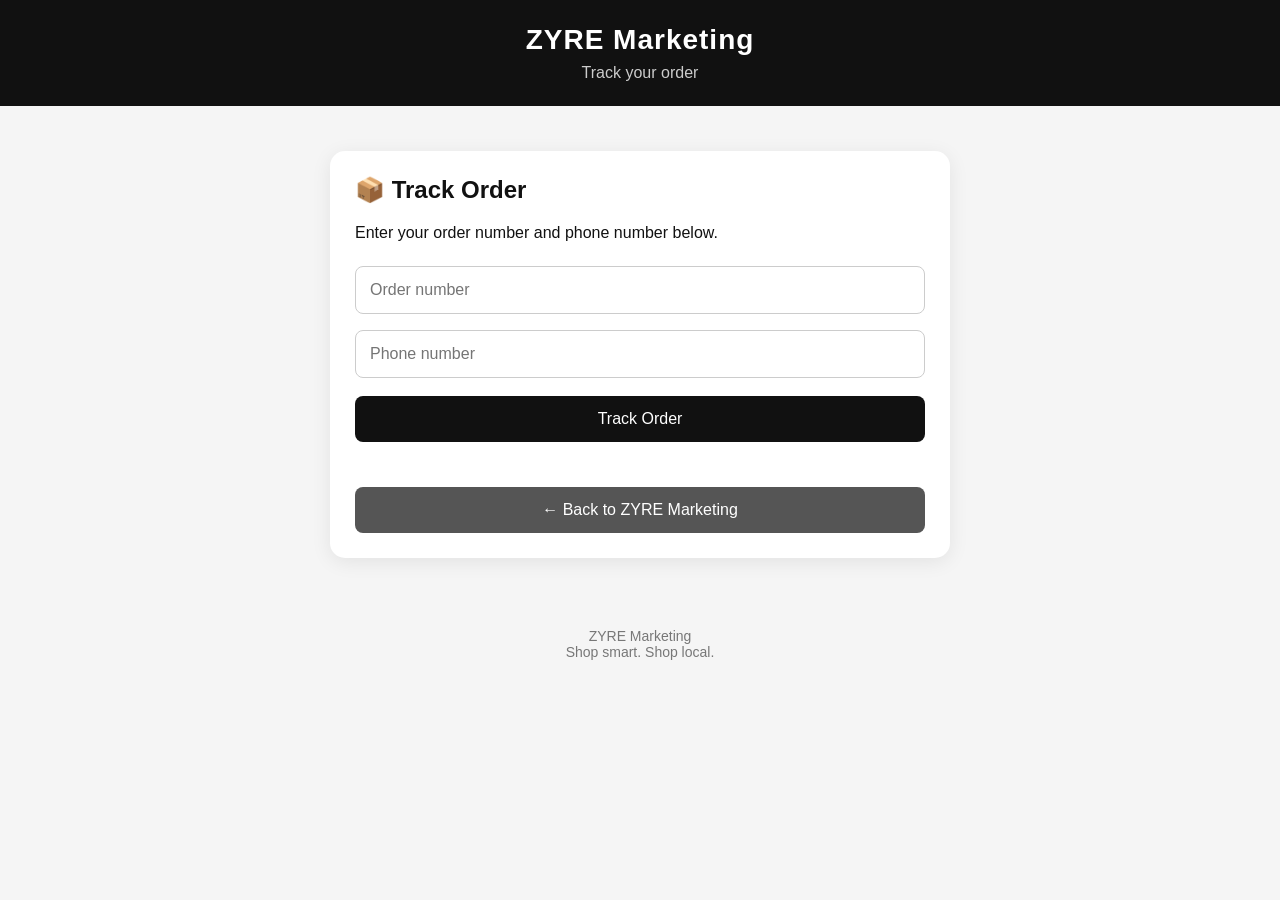
<file: track.html>
<!DOCTYPE html>
<html lang="en">

<head>

<meta charset="UTF-8">

<meta name="viewport" content="width=device-width, initial-scale=1.0">

<title>ZYRE Marketing | Order Tracking</title>

<meta
name="description"
content="Track your ZYRE Marketing order."
>

<meta
name="robots"
content="noindex, follow, noarchive, nosnippet"
>

<style>

*{
box-sizing:border-box;
}

body{
margin:0;
font-family:Arial,sans-serif;
background:#f5f5f5;
color:#111;
}

header{
background:#111;
color:#fff;
padding:24px 15px;
text-align:center;
}

header h1{
margin:0;
font-size:28px;
letter-spacing:1px;
}

header p{
margin:8px 0 0;
color:#ccc;
}

main{
max-width:650px;
margin:30px auto;
padding:15px;
}

.box{
background:#fff;
padding:25px;
border-radius:15px;
box-shadow:0 4px 20px rgba(0,0,0,.08);
}

h2{
margin-top:0;
font-size:24px;
}

input{
width:100%;
padding:14px;
margin:8px 0;
border:1px solid #ccc;
border-radius:8px;
font-size:16px;
outline:none;
}

input:focus{
border-color:#111;
}

button{
width:100%;
padding:14px;
margin-top:10px;
border:0;
border-radius:8px;
background:#111;
color:#fff;
font-size:16px;
cursor:pointer;
}

button:hover{
opacity:.9;
}

#result{
margin-top:25px;
}

.order{
border:1px solid #ddd;
border-radius:12px;
padding:20px;
background:#fafafa;
}

.order h3{
margin-top:0;
font-size:21px;
}

.status{
display:inline-block;
padding:8px 15px;
border-radius:20px;
background:#555;
color:#fff;
font-weight:bold;
margin:8px 0 18px;
text-transform:capitalize;
}

.status.paid,
.status.delivered{
background:#198754;
}

.status.pending{
background:#d99a00;
}

.status.processing{
background:#0069d9;
}

.status.shipped{
background:#6f42c1;
}

.details{
line-height:1.9;
}


/* =========================
ORDER TIMELINE
========================= */

.timeline{
margin:25px 0;
padding:20px;
background:#fff;
border:1px solid #ddd;
border-radius:12px;
}

.timeline h4{
margin:0 0 20px;
font-size:19px;
}

.timeline-step{
display:flex;
align-items:flex-start;
position:relative;
min-height:70px;
}

.timeline-step:not(:last-child)::after{
content:"";
position:absolute;
left:15px;
top:32px;
width:3px;
height:45px;
background:#ddd;
}

.timeline-step.completed:not(:last-child)::after{
background:#198754;
}

.timeline-icon{
width:32px;
height:32px;
border-radius:50%;
background:#ddd;
display:flex;
align-items:center;
justify-content:center;
font-size:17px;
z-index:2;
flex-shrink:0;
}

.timeline-step.completed .timeline-icon{
background:#198754;
color:#fff;
}

.timeline-step.current .timeline-icon{
background:#111;
color:#fff;
box-shadow:0 0 0 5px #ddd;
}

.timeline-text{
padding-left:14px;
padding-top:4px;
}

.timeline-text strong{
display:block;
font-size:15px;
}

.timeline-text span{
display:block;
font-size:13px;
color:#777;
margin-top:3px;
}


/* =========================
DELIVERY
========================= */

.delivery-box{
margin-top:20px;
padding:20px;
border-radius:12px;
background:#fff;
border:1px solid #ddd;
}

.delivery-box h4{
margin:0 0 15px;
font-size:19px;
}

.delivery-box div{
margin:9px 0;
line-height:1.5;
}

.delivery-status{
display:inline-block;
padding:8px 13px;
border-radius:20px;
background:#198754;
color:#fff;
font-weight:bold;
}

.tracking-number{
font-weight:bold;
background:#f1f1f1;
padding:5px 8px;
border-radius:5px;
}

.back{
margin-top:20px;
background:#555;
}

footer{
text-align:center;
padding:25px;
color:#777;
font-size:14px;
}

@media(max-width:600px){

main{
margin:15px auto;
padding:12px;
}

.box{
padding:20px;
}

header h1{
font-size:24px;
}

h2{
font-size:21px;
}

}

</style>

</head>


<body>


<header>

<h1>ZYRE Marketing</h1>

<p>Track your order</p>

</header>


<main>

<div class="box">

<h2>📦 Track Order</h2>

<p>
Enter your order number and phone number below.
</p>


<input
type="number"
id="orderNumber"
placeholder="Order number"
>


<input
type="tel"
id="phone"
placeholder="Phone number"
>


<button onclick="trackOrder()">
Track Order
</button>


<div id="result"></div>


<button
class="back"
onclick="window.location.href='index.html'"
>
← Back to ZYRE Marketing
</button>

</div>

</main>


<footer>

ZYRE Marketing<br>

Shop smart. Shop local.

</footer>



<script>


const SUPABASE_URL =
"https://gaccizzlwswwynattgda.supabase.co";


const SUPABASE_KEY =
"sb_publishable_902JguVx0M5DNLWVx8trpA_LUlUMDG0";



async function trackOrder(){


const orderNumber =
document.getElementById("orderNumber").value.trim();


const phone =
document.getElementById("phone").value.trim();


const result =
document.getElementById("result");


if(!orderNumber || !phone){

result.innerHTML =
"<p>Please enter your order number and phone number.</p>";

return;

}


result.innerHTML =
"<p>Checking your order...</p>";


try{


/* =========================
FIND CUSTOMER ORDERS
========================= */

const response =
await fetch(

SUPABASE_URL +
"/rest/v1/rpc/get_orders_by_phone",

{

method:"POST",

headers:{

"apikey":SUPABASE_KEY,

"Authorization":
"Bearer "+SUPABASE_KEY,

"Content-Type":
"application/json"

},

body:JSON.stringify({

user_phone:phone

})

}

);


if(!response.ok){

result.innerHTML =
"<p>Could not check your order.</p>";

return;

}


const orders =
await response.json();


if(
!Array.isArray(orders) ||
!orders.length
){

result.innerHTML =
"<p>No orders were found for that phone number.</p>";

return;

}


/* =========================
FIND ORDER
========================= */

const wantedId =
Number(orderNumber);


const order =
orders.find(o=>{

const id =
o.id ??
o.order_id ??
o.orderid;

return Number(id) === wantedId;

});


if(!order){

result.innerHTML =
"<p>Order #"+
orderNumber+
" was not found for that phone number.</p>";

return;

}


/* =========================
ORDER INFORMATION
========================= */

const displayId =
order.id ??
order.order_id ??
order.orderid;


const displayTotal =
order.total ??
order.order_total ??
order.amount ??
0;


const displayStatus =
order.status ??
"Pending";


const displayAddress =
order.delivery_address ??
order.deliveryaddress ??
"Not provided";


const createdAt =
order.created_at ??
order.createdat ??
"";


let formattedDate =
"Not available";


if(createdAt){

const date =
new Date(createdAt);

if(!isNaN(date.getTime())){

formattedDate =
date.toLocaleString("en-ZA");

}

}


/* =========================
NORMALIZE STATUS
========================= */

const currentStatus =
String(displayStatus)
.toLowerCase()
.trim();


let statusLevel = 0;


if(
currentStatus === "processing"
){

statusLevel = 1;

}


if(
currentStatus === "shipped"
){

statusLevel = 2;

}


if(
currentStatus === "delivered"
){

statusLevel = 3;

}


/* =========================
TIMELINE
========================= */

const timelineHtml = `

<div class="timeline">

<h4>
📍 Order Progress
</h4>


<div class="timeline-step completed">

<div class="timeline-icon">
🛒
</div>

<div class="timeline-text">

<strong>
Order Placed
</strong>

<span>
Your order has been received.
</span>

</div>

</div>



<div class="timeline-step ${
statusLevel >= 1 ? "completed" : ""
} ${
statusLevel === 1 ? "current" : ""
}">

<div class="timeline-icon">
⚙️
</div>

<div class="timeline-text">

<strong>
Processing
</strong>

<span>
Your seller is preparing your order.
</span>

</div>

</div>



<div class="timeline-step ${
statusLevel >= 2 ? "completed" : ""
} ${
statusLevel === 2 ? "current" : ""
}">

<div class="timeline-icon">
🚚
</div>

<div class="timeline-text">

<strong>
Shipped
</strong>

<span>
Your order has been handed over for delivery.
</span>

</div>

</div>



<div class="timeline-step ${
statusLevel >= 3 ? "completed" : ""
} ${
statusLevel === 3 ? "current" : ""
}">

<div class="timeline-icon">
🏠
</div>

<div class="timeline-text">

<strong>
Delivered
</strong>

<span>
Your order has been delivered.
</span>

</div>

</div>

</div>

`;


/* =========================
GET DELIVERY
========================= */

let delivery = null;


try{

const deliveryResponse =
await fetch(

SUPABASE_URL +
"/rest/v1/deliveries" +
"?order_id=eq."+
encodeURIComponent(displayId)+
"&select=*",

{

method:"GET",

headers:{

"apikey":SUPABASE_KEY,

"Authorization":
"Bearer "+SUPABASE_KEY

}

}

);


if(deliveryResponse.ok){

const deliveryData =
await deliveryResponse.json();


if(
Array.isArray(deliveryData) &&
deliveryData.length
){

delivery =
deliveryData[0];

}

}

}catch(deliveryError){

console.log(
"Delivery information unavailable:",
deliveryError
);

}


/* =========================
DELIVERY FIELDS
========================= */

const deliveryStatus =
delivery?.status ??
delivery?.delivery_status ??
delivery?.deliveryStatus ??
null;


const deliveryPerson =
delivery?.delivery_person_name ??
delivery?.deliveryPersonName ??
delivery?.driver_name ??
delivery?.driverName ??
null;


const deliveryPhone =
delivery?.delivery_person_phone ??
delivery?.deliveryPersonPhone ??
delivery?.driver_phone ??
delivery?.driverPhone ??
null;


const trackingNumber =
delivery?.tracking_number ??
delivery?.trackingNumber ??
delivery?.tracking ??
null;


const estimatedDelivery =
delivery?.estimated_delivery ??
delivery?.estimatedDelivery ??
null;


let deliveryHtml = "";


if(
deliveryStatus ||
deliveryPerson ||
deliveryPhone ||
trackingNumber ||
estimatedDelivery
){


let formattedEstimated =
estimatedDelivery ||
"Not provided";


if(estimatedDelivery){

const estimatedDate =
new Date(estimatedDelivery);


if(
!isNaN(
estimatedDate.getTime()
)
){

formattedEstimated =
estimatedDate.toLocaleDateString(
"en-ZA"
);

}

}


deliveryHtml = `

<div class="delivery-box">

<h4>
🚚 Delivery Information
</h4>


${
deliveryStatus
?
`
<div>
<span class="delivery-status">
Status: ${deliveryStatus}
</span>
</div>
`
:""
}


${
deliveryPerson
?
`
<div>
👤 <strong>Delivery Person:</strong>
${deliveryPerson}
</div>
`
:""
}


${
deliveryPhone
?
`
<div>
📞 <strong>Phone:</strong>
${deliveryPhone}
</div>
`
:""
}


${
trackingNumber
?
`
<div>
🔢 <strong>Tracking Number:</strong>
<span class="tracking-number">
${trackingNumber}
</span>
</div>
`
:""
}


${
estimatedDelivery
?
`
<div>
📅 <strong>Estimated Delivery:</strong>
${formattedEstimated}
</div>
`
:""
}

</div>

`;


}else{


deliveryHtml = `

<div class="delivery-box">

<h4>
🚚 Delivery Information
</h4>

<p>
Delivery has not been assigned yet.
</p>

</div>

`;

}


/* =========================
STATUS CLASS
========================= */

const statusClass =
String(displayStatus)
.toLowerCase()
.replace(/\s+/g,"-");


/* =========================
DISPLAY EVERYTHING
========================= */

result.innerHTML = `

<div class="order">

<h3>
📦 Order #${displayId}
</h3>


<div class="status ${statusClass}">
${displayStatus}
</div>


<div class="details">

<strong>💰 Total:</strong>
R${Number(displayTotal).toFixed(2)}

<br>

<strong>🏠 Delivery:</strong>
${displayAddress}

<br>

<strong>🕐 Ordered:</strong>
${formattedDate}

</div>


${timelineHtml}


${deliveryHtml}


</div>

`;


}catch(error){

console.error(error);

result.innerHTML =
"<p>Something went wrong while checking your order.</p>";

}

}


</script>


</body>

</html>
</file>
